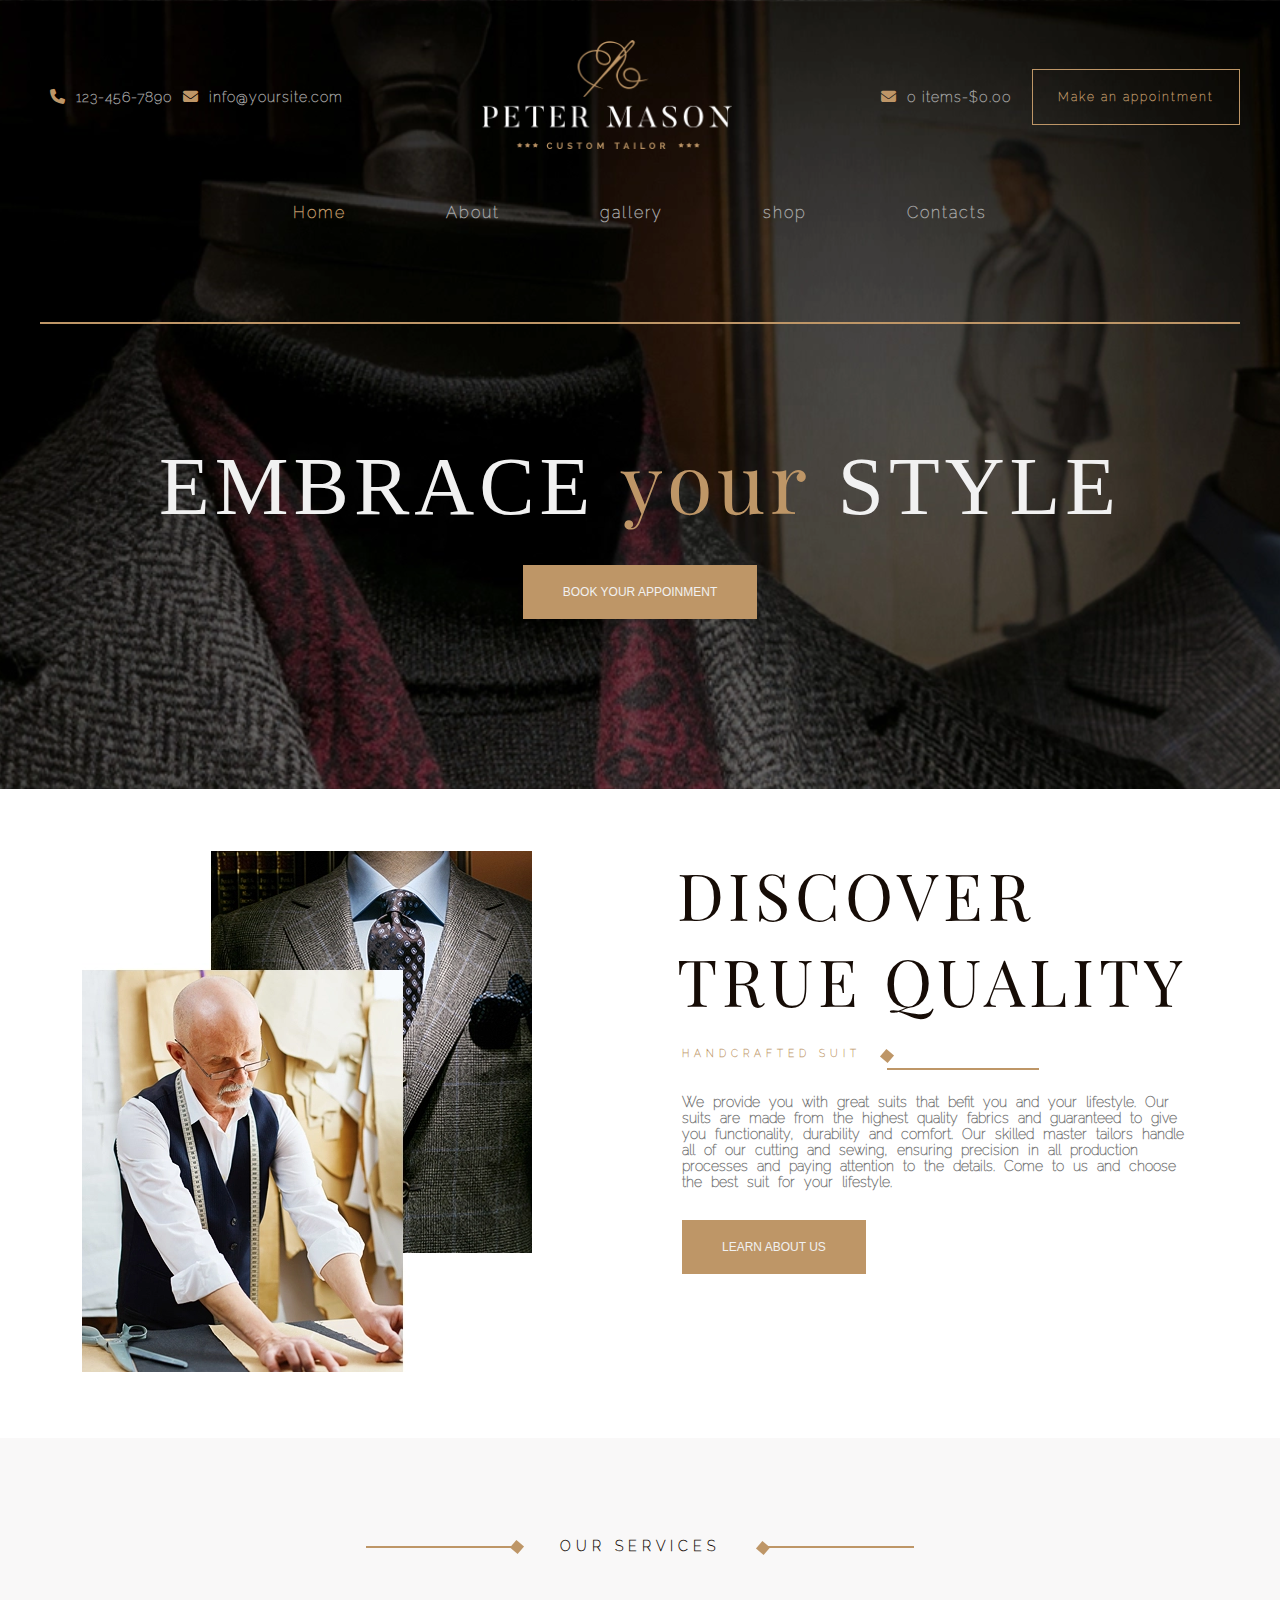
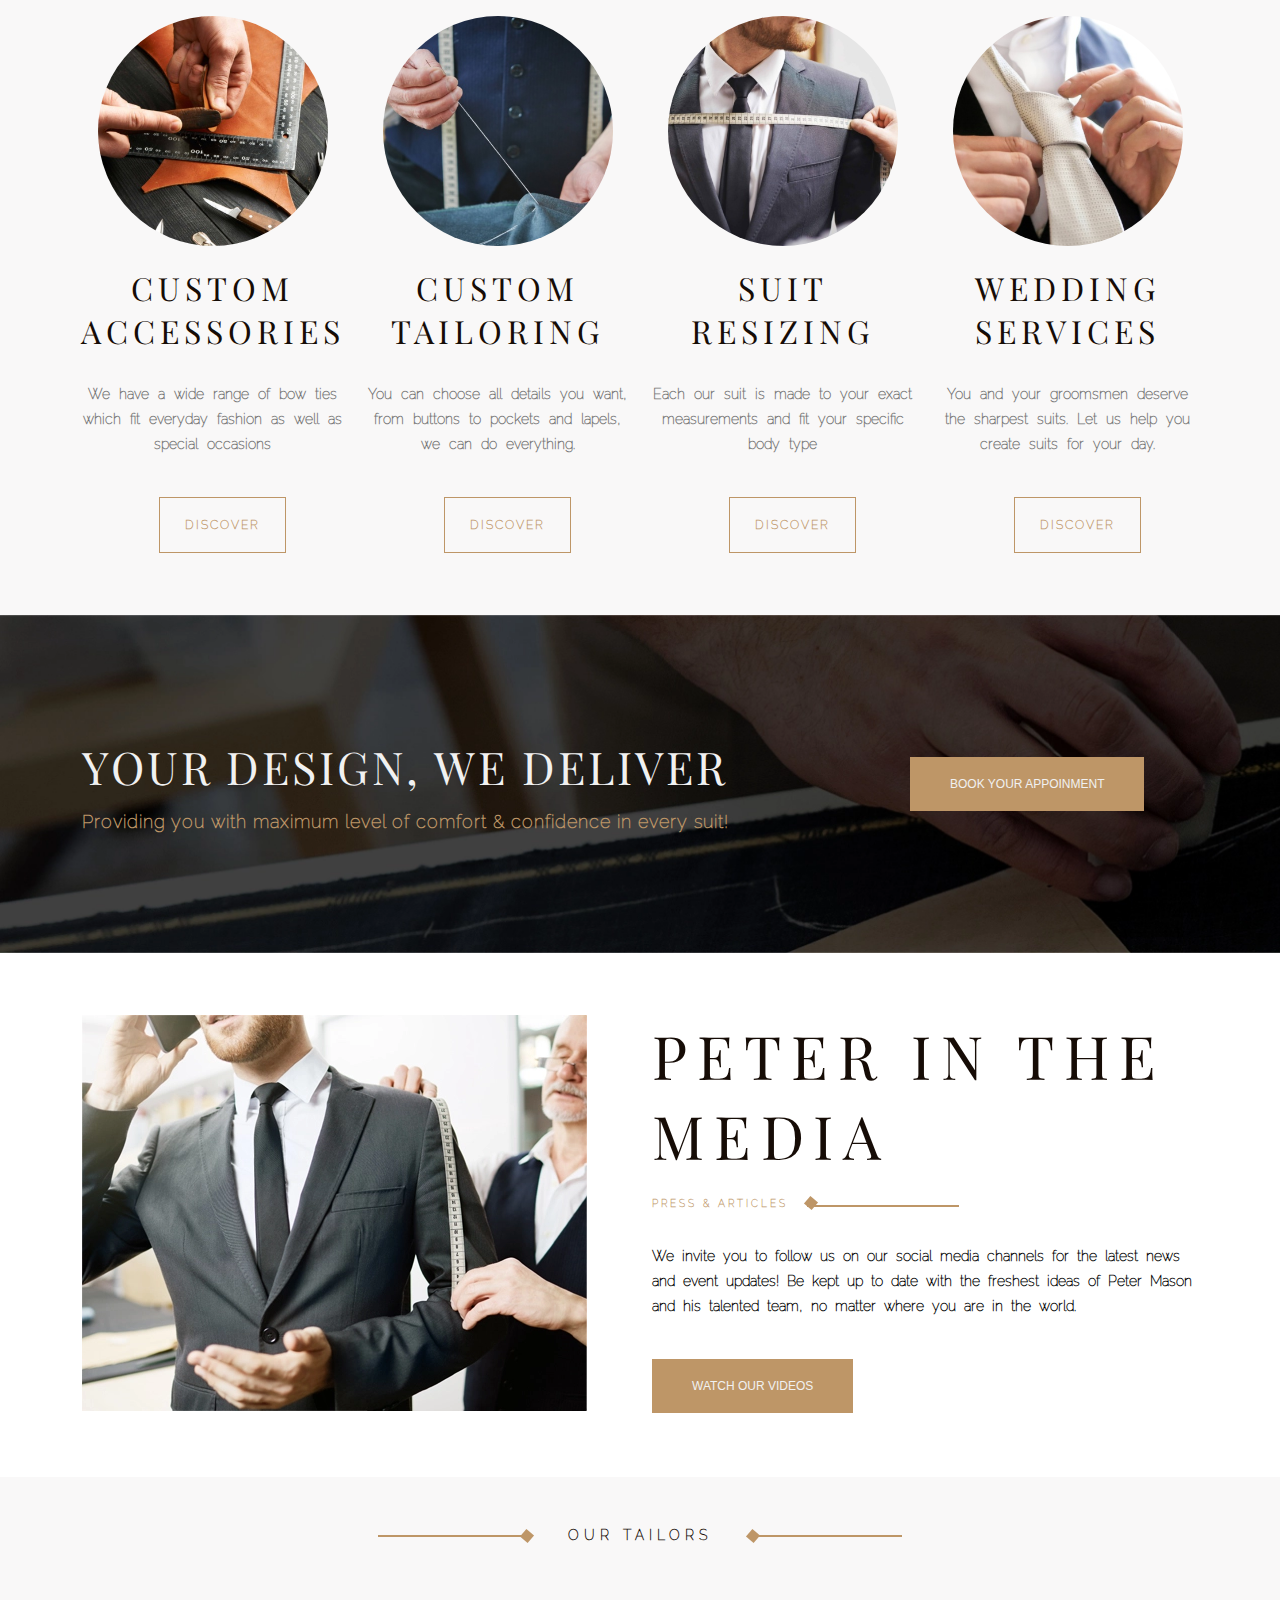
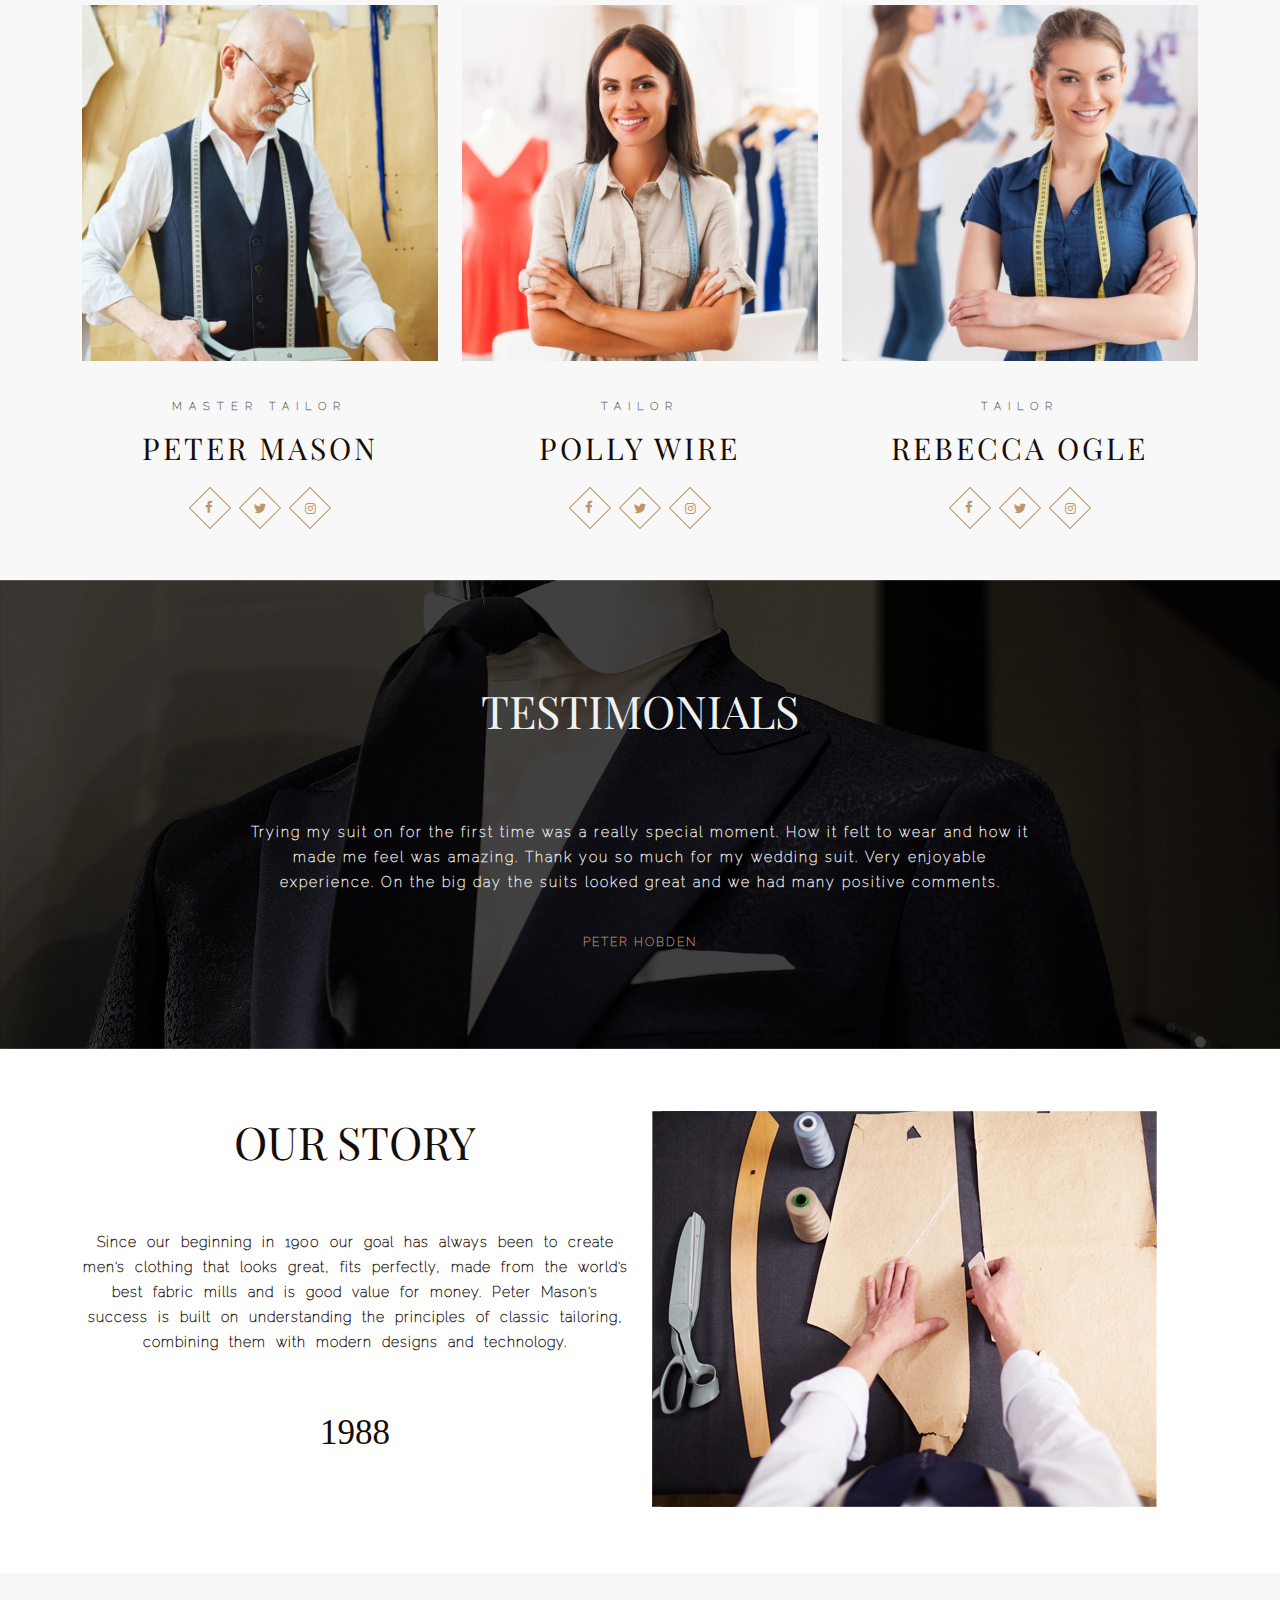
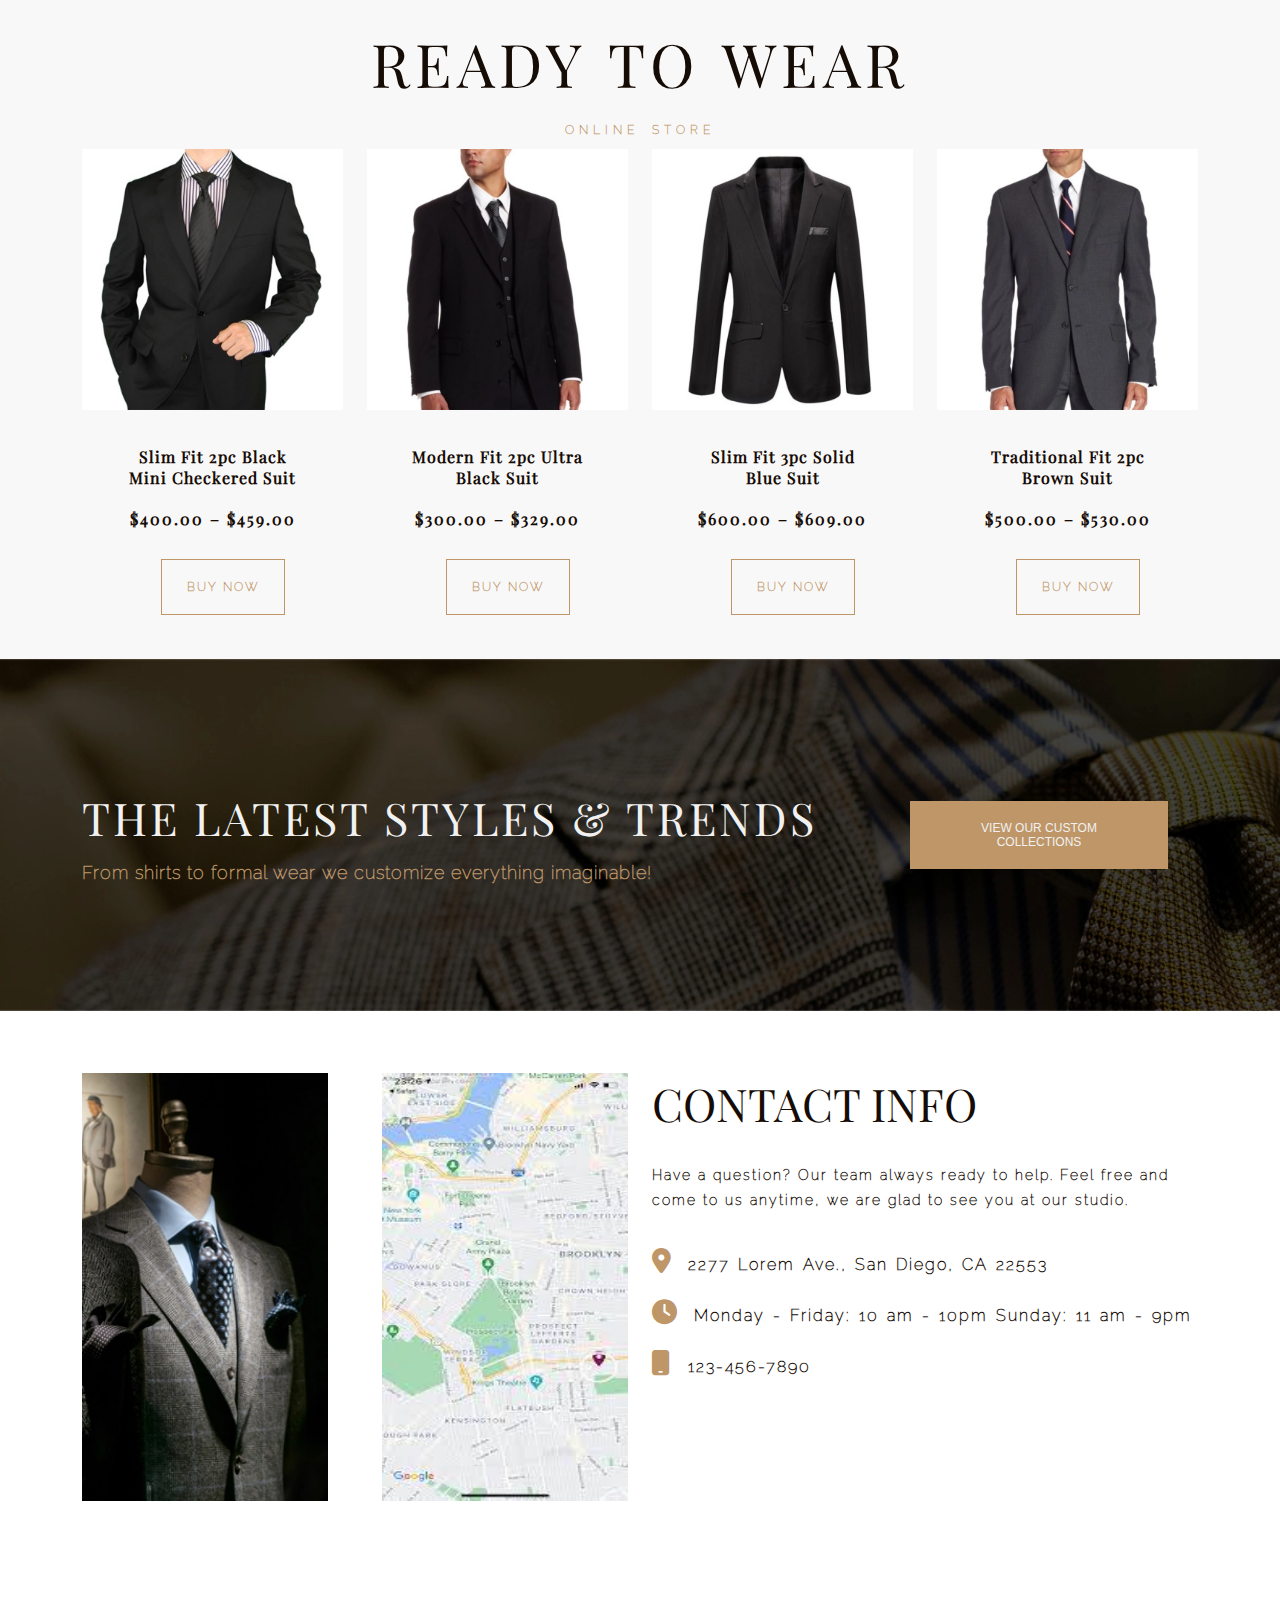
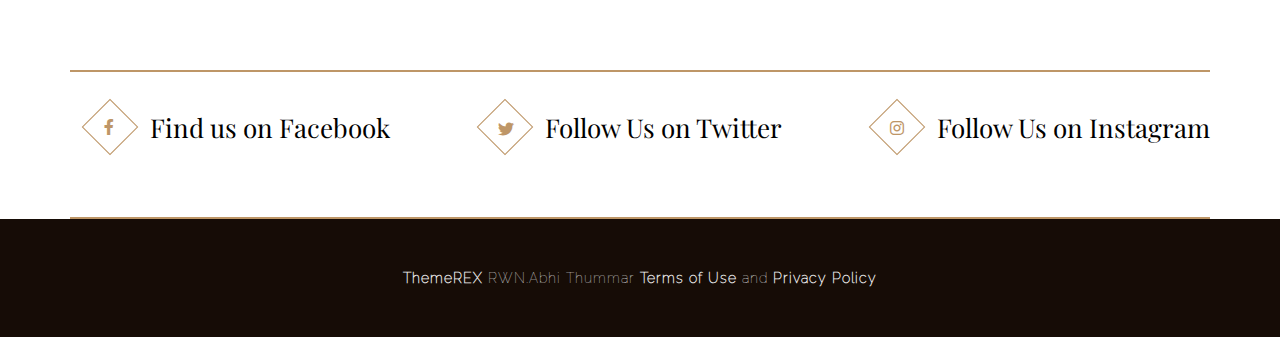
<file: index.html>
<!DOCTYPE html>
<html lang="en">

<head>
    <meta charset="UTF-8">
    <meta http-equiv="X-UA-Compatible" content="IE=edge">
    <meta name="viewport" content="width=device-width, initial-scale=1.0">
    <title>sass</title>

    <link rel="stylesheet" href="assets/css/fonts.css">

    <link rel="stylesheet" href="assets/css/all.min.css">

    <link rel="stylesheet" href="assets/css/utiliti.css">

    <link rel="stylesheet" href="assets/css/style.css">
</head>

<body>

    <section>
        <div class="mane">
            <nav>
                <div class="row justify-conten-between">
                    <div class="box row justify-conten-between align-item-center">
                        <ul class="row">
                            <li>
                                <a href="#"><i class="fa-solid fa-phone"></i>123-456-7890</a>
                            </li>
                            <li>
                                <a href="#"><i class="fa-solid fa-envelope"></i>info@yoursite.com</a>
                            </li>
                        </ul>
                    </div>
                    <div class="box">
                        <div class="logo">
                            <img src="assets/img/retina-logo-1.webp" alt="">
                        </div>
                    </div>
                    <div class="box row justify-conten-between align-item-center">
                        <ul class="row  align-item-center">
                            <li>
                                <a href="#"><i class="fa-solid fa-envelope"></i>0 items-$0.00</a>
                            </li>
                            <li>
                                <a href="#"><button>Make an appointment</button></a>
                            </li>
                        </ul>

                    </div>
                </div>
            </nav>

            <header>
                <div class="container">
                    <div class="row justify-conten-center align-item-center">
                        <ul class="row">
                            <li>
                                <a href="index.html">Home</a>
                            </li>
                            <li>
                                <a href="about.html">About</a>
                            </li>
                            <li>
                                <a href="gallery.html">gallery</a>
                            </li>
                            <li>
                                <a href="shop.html">shop</a>
                            </li>
                            <li>
                                <a href="contacts.html">Contacts</a>
                            </li>
                        </ul>
                    </div>
                </div>
            </header>

           <div class="line"></div>

            <section>
                <div class="container">
                    <div class="row align-item-center">
                        <div class="head row justify-conten-center">
                            <h2>EMBRACE <span>your</span> STYLE</h2>
                            <button>BOOK YOUR APPOINMENT</button>
                        </div>
                    </div>
            </section>
        </div>
    </section>

    <section>
        <div class="container">
            <div class="discover row">
                <div class="w-50">
                    <img src="assets/img/2-layers.webp" alt="">
                </div>
                <div class="w-50">
                    <div class="text">
                        <h2>DISCOVER TRUE QUALITY</h2>
                        <h6>HANDCRAFTED SUIT</h6>
                        <p>We provide you with great suits that befit you and your lifestyle. Our suits are made from the
                            highest quality fabrics and guaranteed to give you functionality, durability and comfort. Our
                            skilled master tailors handle all of our cutting and sewing, ensuring precision in all
                            production processes and paying attention to the details. Come to us and choose the best suit
                            for your lifestyle.</p>
                        <button>LEARN ABOUT US</button>
                    </div>
                </div>
            </div>
        </div>
    </section>

    <section>
        <div class="services">
            <div class="container">
                <div class="title row justify-conten-center">
                    <div class="text">
                        <h6>OUR SERVICES</h6>
                    </div>
                </div>
                <div class="box row align-item-center">
                    <div class="w-25 row justify-conten-center">
                        <img src="assets/img/service-1-400x400.jpg" alt="">
                        <div class="box1  row justify-conten-center">
                            <a href="#">CUSTOM ACCESSORIES</a>
                            <p>We have a wide range of bow ties which fit everyday fashion as well as special occasions
                            </p>
                            <button>DISCOVER</button>
                        </div>
                    </div>
                    <div class="w-25 row justify-conten-center">
                        <img src="assets/img/service-4-400x400.jpg" alt="">
                        <div class="box1  row justify-conten-center">
                            <a href="#">CUSTOM TAILORING</a>
                            <p>You can choose all details you want, from buttons to pockets and lapels, we can do
                                everything.</p>
                            <button>DISCOVER</button>
                        </div>
                    </div>
                    <div class="w-25 row justify-conten-center">
                        <img src="assets/img/service-2-400x400.jpg" alt="">
                        <div class="box1  row justify-conten-center">
                            <a href="#">SUIT RESIZING</a>
                            <p>Each our suit is made to your exact measurements and fit your specific body type</p>
                            <button>DISCOVER</button>
                        </div>
                    </div>
                    <div class="w-25 row justify-conten-center">
                        <img src="assets/img/service-3-400x400.jpg" alt="">
                        <div class="box1  row justify-conten-center">
                            <a href="#">WEDDING SERVICES</a>
                            <p>You and your groomsmen deserve the sharpest suits. Let us help you create suits for your
                                day.</p>
                            <button>DISCOVER</button>
                        </div>
                    </div>
                </div>
            </div>
        </div>
    </section>

    <section>
        <div class="desing">
            <div class="container">
                <div class="row  align-item-center">
                    <div class="w-70">
                        <h2>YOUR DESIGN, WE DELIVER</h2>
                        <h6>Providing you with maximum level of comfort & confidence in every suit!</h6>
                    </div>
                    <div class="w-30 row ">
                        <button>BOOK YOUR APPOINMENT</button>
                    </div>
                </div>
            </div>
        </div>
    </section>

    <section>
        <div class="container">
            <div class="media row">
                <div class="w-50">
                    <img src="assets/img/background-15.webp" alt="">
                </div>
                <div class="w-50">
                    <div class="text">
                        <h2>PETER IN THE MEDIA</h2>
                        <h6>PRESS & ARTICLES</h6>
                        <p>We invite you to follow us on our social media channels for the latest news and event updates! Be
                            kept up to date with the freshest ideas of Peter Mason and his talented team, no matter where
                            you are in the world.</p>
                        <button>WATCH OUR VIDEOS</button>
                    </div>
                </div>
            </div>
        </div>
    </section>

    <section>
        <div class="tailors">
            <div class="container">
                <div class="title row justify-conten-center">
                    <div class="text">
                        <h6>OUR TAILORS</h6>
                    </div>
                </div> 
                <div class="box2 row">
                    <div class="w-33">
                        <img src="assets/img/team-1-400x400.webp" alt="">
                        <div class="box3 row justify-conten-center align-item-center">
                            <h6>MASTER TAILOR</h6>
                            <a href="#">PETER MASON</a>
                            <div class="box4 row">
                                <div class="icon"><i class="fa-brands fa-facebook-f"></i></div>
                                <div class="icon"><i class="fa-brands fa-twitter"></i></div>
                                <div class="icon"><i class="fa-brands fa-instagram"></i></div>
                            </div>
                        </div>
                    </div>
                    <div class="w-33">
                        <img src="assets/img/team-2-400x400.webp" alt="">
                        <div class="box3 row justify-conten-center align-item-center">
                            <h6> TAILOR </h6>
                            <a href="#">POLLY WIRE</a>
                            <div class="box4 row">
                                <div class="icon"><i class="fa-brands fa-facebook-f"></i></div>
                                <div class="icon"><i class="fa-brands fa-twitter"></i></div>
                                <div class="icon"><i class="fa-brands fa-instagram"></i></div>
                            </div>
                        </div>
                    </div>
                    <div class="w-33">
                        <img src="assets/img/team-3-400x400.webp" alt="">
                        <div class="box3 row justify-conten-center align-item-center">
                            <h6>TAILOR</h6>
                            <a href="#">REBECCA OGLE</a>
                            <div class="box4 row">
                                <div class="icon"><i class="fa-brands fa-facebook-f"></i></div>
                                <div class="icon"><i class="fa-brands fa-twitter"></i></div>
                                <div class="icon"><i class="fa-brands fa-instagram"></i></div>
                            </div>
                        </div>
                    </div>
                </div>        
            </div>
        </div>
    </section>

    <section>
        <div class="testimonials">
            <div class="container">
                    <h2>TESTIMONIALS</h2>
                    <P>Trying my suit on for the first time was a really special moment. How it felt to wear and how it made me feel was amazing. Thank you so much for my wedding suit. Very enjoyable experience. On the big day the suits looked great and we had many positive comments.</P>
                    <h4>PETER HOBDEN</h4>
            </div>
        </div>
    </section>

    <section>
        <div class="container">
            <div class="story row">
                <div class="w-50 row justify-conten-center">
                    <h2>OUR STORY</h2>
                    <p>Since our beginning in 1900 our goal has always been to create men’s clothing that looks great, fits perfectly, made from the world’s best fabric mills and is good value for money. Peter Mason’s success is built on understanding the principles of classic tailoring, combining them with modern designs and technology.</p>
                    <span>1988</span>
                </div>
                <div class="w-50">
                    <img src="assets/img/background-10.webp" alt="">
                </div>
            </div>
        </div>
    </section>

    <section>
        <div class="ready">
            <div class="container">
                <h2>READY TO WEAR</h2>
                <h6>ONLINE STORE</h6>
                <div class="box row">
                    <div class="w-25">
                        <img src="assets/img/product-1-351x351.webp" alt="">
                        <div class="box1">
                            <h3>Slim Fit 2pc Black Mini Checkered Suit</h3>
                            <span>$400.00 – $459.00</span>
                            <button>BUY NOW</button>
                        </div>
                    </div>
                    <div class="w-25">
                        <img src="assets/img/product-2-351x351.webp" alt="">
                        <div class="box1">
                            <h3>Modern Fit 2pc Ultra Black Suit</h3>
                            <span>$300.00 – $329.00</span>
                            <button>BUY NOW</button>
                        </div>
                    </div>
                    <div class="w-25">
                        <img src="assets/img/product-3-351x351.webp" alt="">
                        <div class="box1">
                            <h3>Slim Fit 3pc Solid Blue Suit</h3>
                            <span>$600.00 – $609.00</span>
                            <button>BUY NOW</button>
                        </div>
                    </div>
                    <div class="w-25">
                        <img src="assets/img/product-4-351x351.webp" alt="">
                        <div class="box1">
                            <h3>Traditional Fit 2pc Brown Suit</h3>
                            <span>$500.00 – $530.00</span>
                            <button>BUY NOW</button>
                        </div>
                    </div>
                </div>
            </div>
        </div> 
    </section>
    
    <section>
        <div class="latest">
            <div class="container">
                <div class="row  align-item-center">
                    <div class="w-70">
                        <h2>THE LATEST STYLES & TRENDS</h2>
                        <h6>From shirts to formal wear we customize everything imaginable!</h6>
                    </div>
                    <div class="w-30 row ">
                        <button>VIEW OUR CUSTOM COLLECTIONS</button>
                    </div>
                </div>
            </div>
        </div>
    </section>

    <section>
        <div class="container">
            <div class="contact row">
                <div class="w-50 row justify-conten-between">
                    <img src="assets/img/background-17.webp" alt="">
                    <img src="assets/img/images.jpg" alt="">
                </div>
                <div class="w-50">
                    <h5>CONTACT INFO</h5>
                    <p>Have a question? Our team always ready to help. Feel free and come to us anytime, we are glad to see you at our studio.</p>

                    <ul>   
                        <li>
                            <a href="#"><i class="fa-solid fa-location-dot"></i>2277 Lorem Ave., San Diego, CA 22553</a>
                        </li>
                        <li>
                            <a href="#"><i class="fa-solid fa-clock"></i>Monday - Friday: 10 am - 10pm
                                    Sunday: 11 am - 9pm</a>
                        </li>
                        <li>
                            <a href="#"><i class="fa-solid fa-mobile"></i>123-456-7890</a>
                        </li>
                    </ul>
                </div>
            </div>
        </div>
    </section>

    <footer>
        <div class="container">
            <div class="line"></div>
            <div class="box row justify-conten-between">
                <div class="a row justify-conten-center align-item-center">
                    <div class="icon"><i class="fa-brands fa-facebook-f"></i></div>
                    <h4>Find us on Facebook</h4>
                </div>
                <div class="a row justify-conten-center align-item-center">
                    <div class="icon"><i class="fa-brands fa-twitter"></i></div>
                    <h4>Follow Us on Twitter</h4>  
                </div>
                <div class="a row justify-conten-center align-item-center">            
                <div class="icon"><i class="fa-brands fa-instagram"></i></div>
                <h4>Follow Us on Instagram</h4>
                </div>
            </div>
            <div class="line"></div>
        </div>
    </footer>

    <div class="footer">
        <a href="#">
            ThemeREX <span>RWN.Abhi Thummar</span> Terms of Use <span> and</span> Privacy Policy</a>
    </div>

</body>

</html>
</file>
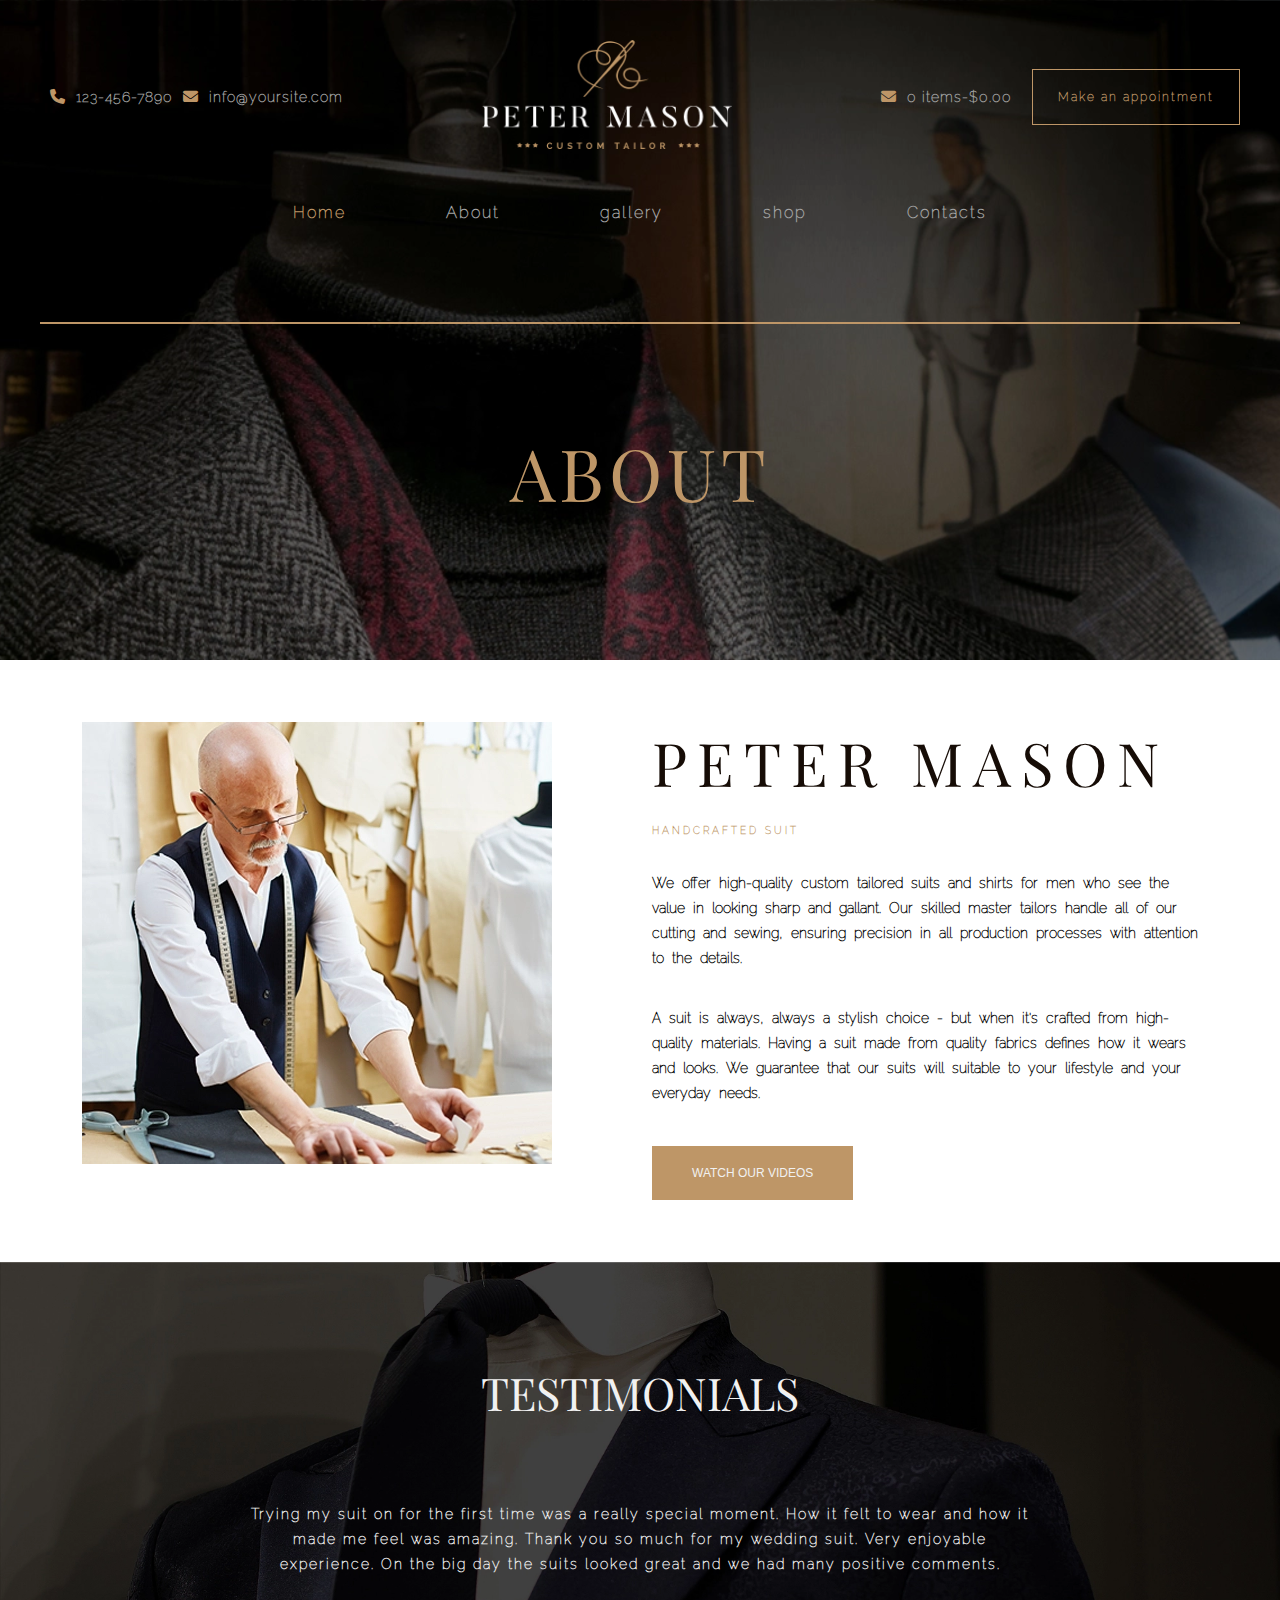
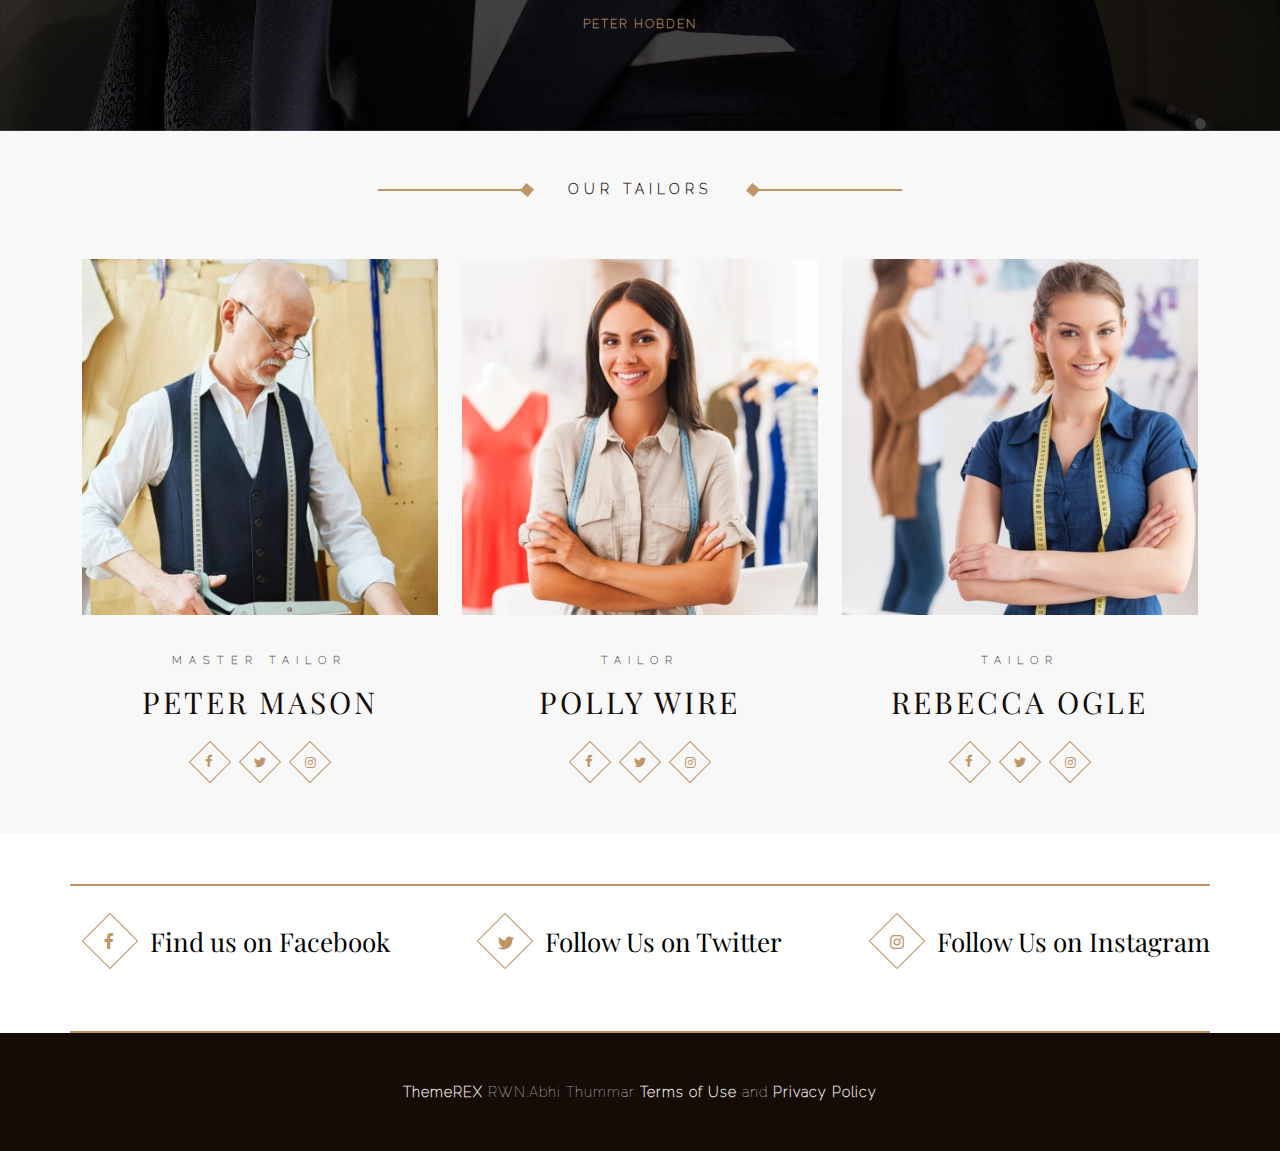
<file: about.html>
<!DOCTYPE html>
<html lang="en">
<head>
    <meta charset="UTF-8">
    <meta http-equiv="X-UA-Compatible" content="IE=edge">
    <meta name="viewport" content="width=device-width, initial-scale=1.0">
    <title>about</title>

    <link rel="stylesheet" href="assets/css/fonts.css">

    <link rel="stylesheet" href="assets/css/all.min.css">

    <link rel="stylesheet" href="assets/css/utiliti.css">

    <link rel="stylesheet" href="assets/css/style.css">
</head>
<body>

     <section>
        <div class="mane">
            <nav>
                <div class="row justify-conten-between">
                    <div class="box row justify-conten-between align-item-center">
                        <ul class="row">
                            <li>
                                <a href="#"><i class="fa-solid fa-phone"></i>123-456-7890</a>
                            </li>
                            <li>
                                <a href="#"><i class="fa-solid fa-envelope"></i>info@yoursite.com</a>
                            </li>
                        </ul>
                    </div>
                    <div class="box">
                        <div class="logo">
                            <img src="assets/img/retina-logo-1.webp" alt="">
                        </div>
                    </div>
                    <div class="box row justify-conten-between align-item-center">
                        <ul class="row  align-item-center">
                            <li>
                                <a href="#"><i class="fa-solid fa-envelope"></i>0 items-$0.00</a>
                            </li>
                            <li>
                                <a href="#"><button>Make an appointment</button></a>
                            </li>
                        </ul>

                    </div>
                </div>
            </nav>

            <header>
                <div class="container">
                    <div class="row justify-conten-center align-item-center">
                        <ul class="row">
                            <li>
                                <a href="index.html">Home</a>
                            </li>
                            <li>
                                <a href="about.html">About</a>
                            </li>
                            <li>
                                <a href="gallery.html">gallery</a>
                            </li>
                            <li>
                                <a href="shop.html">shop</a>
                            </li>
                            <li>
                                <a href="contacts.html">Contacts</a>
                            </li>
                        </ul>
                    </div>
                </div>
            </header>

           <div class="line"></div>

            <section>
                <div class="container">
                    <div class="about row justify-conten-center align-item-center">
                       <h2>ABOUT</h2>
                    </div>
            </section>
        </div>
    </section>

    <section>
        <div class="container">
            <div class="peter row">
                <div class="w-50">
                    <img src="assets/img/black-white-5.webp" alt="">
                </div>
                <div class="w-50">
                    <div class="text">
                        <h2>PETER MASON</h2>
                        <h6>HANDCRAFTED SUIT</h6>
                        <p>We offer high-quality custom tailored suits and shirts for men who see the value in looking sharp and gallant. Our skilled master tailors handle all of our cutting and sewing, ensuring precision in all production processes with attention to the details.</p>
                        <p>A suit is always, always a stylish choice - but when it's crafted from high-quality materials. Having a suit made from quality fabrics defines how it wears and looks. We guarantee that our suits will suitable to your lifestyle and your everyday needs.</p>
                        <button>WATCH OUR VIDEOS</button>
                    </div>
                </div>
            </div>
        </div>
    </section>

    <section>
        <div class="testimonials">
            <div class="container">
                    <h2>TESTIMONIALS</h2>
                    <P>Trying my suit on for the first time was a really special moment. How it felt to wear and how it made me feel was amazing. Thank you so much for my wedding suit. Very enjoyable experience. On the big day the suits looked great and we had many positive comments.</P>
                    <h4>PETER HOBDEN</h4>
            </div>
        </div>
    </section>
    <section>
        <div class="tailors">
            <div class="container"> 
                <div class="title row justify-conten-center">
                    <div class="text">
                        <h6>OUR TAILORS</h6>
                    </div>
                </div>
                <div class="box2 row">
                    <div class="w-33">
                        <img src="assets/img/team-1-400x400.webp" alt="">
                        <div class="box3 row justify-conten-center align-item-center">
                            <h6>MASTER TAILOR</h6>
                            <a href="#">PETER MASON</a>
                            <div class="box4 row">
                                <div class="icon"><i class="fa-brands fa-facebook-f"></i></div>
                                <div class="icon"><i class="fa-brands fa-twitter"></i></div>
                                <div class="icon"><i class="fa-brands fa-instagram"></i></div>
                            </div>
                        </div>
                    </div>
                    <div class="w-33">
                        <img src="assets/img/team-2-400x400.webp" alt="">
                        <div class="box3 row justify-conten-center align-item-center">
                            <h6> TAILOR </h6>
                            <a href="#">POLLY WIRE</a>
                            <div class="box4 row">
                                <div class="icon"><i class="fa-brands fa-facebook-f"></i></div>
                                <div class="icon"><i class="fa-brands fa-twitter"></i></div>
                                <div class="icon"><i class="fa-brands fa-instagram"></i></div>
                            </div>
                        </div>
                    </div>
                    <div class="w-33">
                        <img src="assets/img/team-3-400x400.webp" alt="">
                        <div class="box3 row justify-conten-center align-item-center">
                            <h6>TAILOR</h6>
                            <a href="#">REBECCA OGLE</a>
                            <div class="box4 row">
                                <div class="icon"><i class="fa-brands fa-facebook-f"></i></div>
                                <div class="icon"><i class="fa-brands fa-twitter"></i></div>
                                <div class="icon"><i class="fa-brands fa-instagram"></i></div>
                            </div>
                        </div>
                    </div>
                </div>        
            </div>
        </div>
    </section>
    
    <footer>
        <div class="container">
            <div class="line"></div>
            <div class="box row justify-conten-between">
                <div class="a row justify-conten-center align-item-center">
                    <div class="icon"><i class="fa-brands fa-facebook-f"></i></div>
                    <h4>Find us on Facebook</h4>
                </div>
                <div class="a row justify-conten-center align-item-center">
                    <div class="icon"><i class="fa-brands fa-twitter"></i></div>
                    <h4>Follow Us on Twitter</h4>  
                </div>
                <div class="a row justify-conten-center align-item-center">            
                <div class="icon"><i class="fa-brands fa-instagram"></i></div>
                <h4>Follow Us on Instagram</h4>
                </div>
            </div>
            <div class="line"></div>
        </div>
    </footer>

    <div class="footer">
        <a href="#">
            ThemeREX <span>RWN.Abhi Thummar</span> Terms of Use <span> and</span> Privacy Policy</a>
    </div>

</body>
</html>
</file>
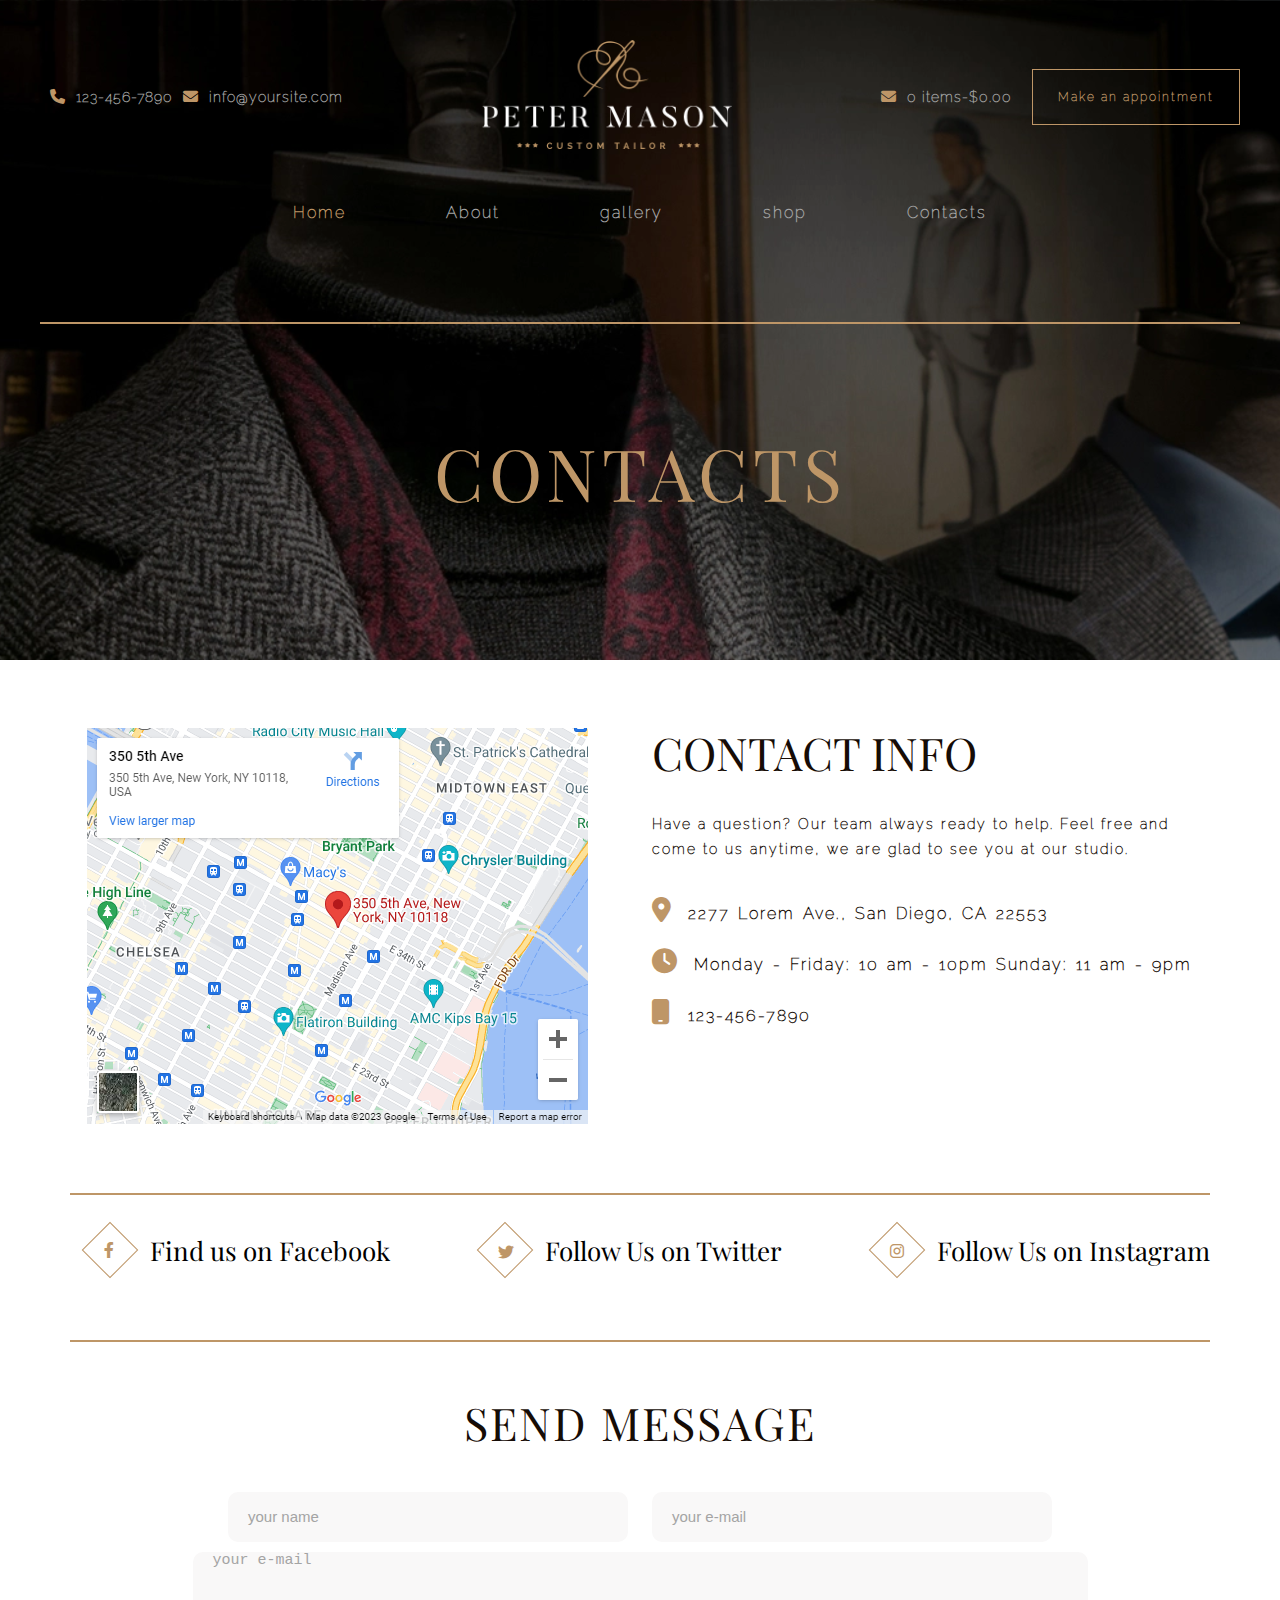
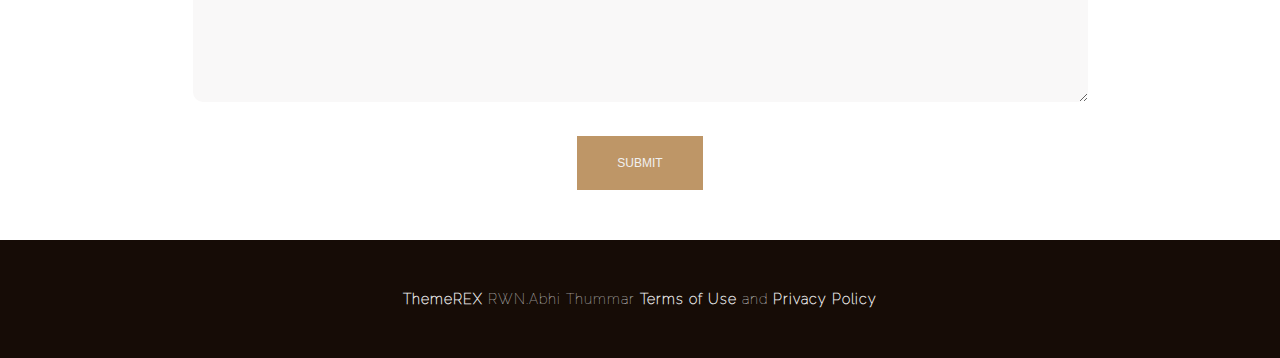
<file: contacts.html>
<!DOCTYPE html>
<html lang="en">
<head>
    <meta charset="UTF-8">
    <meta http-equiv="X-UA-Compatible" content="IE=edge">
    <meta name="viewport" content="width=device-width, initial-scale=1.0">
    <title>Contacts</title>

    
    <link rel="stylesheet" href="assets/css/fonts.css">

    <link rel="stylesheet" href="assets/css/all.min.css">

    <link rel="stylesheet" href="assets/css/utiliti.css">

    <link rel="stylesheet" href="assets/css/style.css">
</head>
<body>

    <section>
        <div class="mane">
            <nav>
                <div class="row justify-conten-between">
                    <div class="box row justify-conten-between align-item-center">
                        <ul class="row">
                            <li>
                                <a href="#"><i class="fa-solid fa-phone"></i>123-456-7890</a>
                            </li>
                            <li>
                                <a href="#"><i class="fa-solid fa-envelope"></i>info@yoursite.com</a>
                            </li>
                        </ul>
                    </div>
                    <div class="box">
                        <div class="logo">
                            <img src="assets/img/retina-logo-1.webp" alt="">
                        </div>
                    </div>
                    <div class="box row justify-conten-between align-item-center">
                        <ul class="row  align-item-center">
                            <li>
                                <a href="#"><i class="fa-solid fa-envelope"></i>0 items-$0.00</a>
                            </li>
                            <li>
                                <a href="#"><button>Make an appointment</button></a>
                            </li>
                        </ul>

                    </div>
                </div>
            </nav>

            <header>
                <div class="container">
                    <div class="row justify-conten-center align-item-center">
                        <ul class="row">
                            <li>
                                <a href="index.html">Home</a>
                            </li>
                            <li>
                                <a href="about.html">About</a>
                            </li>
                            <li>
                                <a href="gallery.html">gallery</a>
                            </li>
                            <li>
                                <a href="shop.html">shop</a>
                            </li>
                            <li>
                                <a href="contacts.html">Contacts</a>
                            </li>
                        </ul>
                    </div>
                </div>
            </header>

           <div class="line"></div>

            <section>
                <div class="container">
                    <div class="about row justify-conten-center align-item-center">
                       <h2>CONTACTS</h2>
                    </div>
            </section>
        </div>
    </section>

    <section>
        <div class="container">
            <div class="contacts row">
                <div class="w-50 row justify-conten-between">
                    <img src="assets/img/Capture.PNG" alt="">
                </div>
                <div class="w-50">
                    <h5>CONTACT INFO</h5>
                    <p>Have a question? Our team always ready to help. Feel free and come to us anytime, we are glad to see you at our studio.</p>

                    <ul>   
                        <li>
                            <a href="#"><i class="fa-solid fa-location-dot"></i>2277 Lorem Ave., San Diego, CA 22553</a>
                        </li>
                        <li>
                            <a href="#"><i class="fa-solid fa-clock"></i>Monday - Friday: 10 am - 10pm
                                    Sunday: 11 am - 9pm</a>
                        </li>
                        <li>
                            <a href="#"><i class="fa-solid fa-mobile"></i>123-456-7890</a>
                        </li>
                    </ul>
                </div>
            </div>
        </div>
    </section>
    
    <footer>
        <div class="container">
            <div class="line"></div>
            <div class="box row justify-conten-between">
                <div class="a row justify-conten-center align-item-center">
                    <div class="icon"><i class="fa-brands fa-facebook-f"></i></div>
                    <h4>Find us on Facebook</h4>
                </div>
                <div class="a row justify-conten-center align-item-center">
                    <div class="icon"><i class="fa-brands fa-twitter"></i></div>
                    <h4>Follow Us on Twitter</h4>  
                </div>
                <div class="a row justify-conten-center align-item-center">            
                <div class="icon"><i class="fa-brands fa-instagram"></i></div>
                <h4>Follow Us on Instagram</h4>
                </div>
            </div>
            <div class="line"></div>
        </div>
    </footer>

    <section>
        <div class="container">
            <div class="message row justify-conten-center">
                <h2>SEND MESSAGE</h2>

                <div class="box row">
                    <form>
                        <input type="text" placeholder="your name">
                        <input type="text" placeholder="your e-mail">
                        <textarea cols="110" rows="10" placeholder="your e-mail"></textarea>
                    </form>
                    
                </div>

                <button>SUBMIT</button>
            </div>
        </div>
    </section>

    <div class="footer">
        <a href="#">
            ThemeREX <span>RWN.Abhi Thummar</span> Terms of Use <span> and</span> Privacy Policy</a>
    </div>

</body>
</html>
</file>
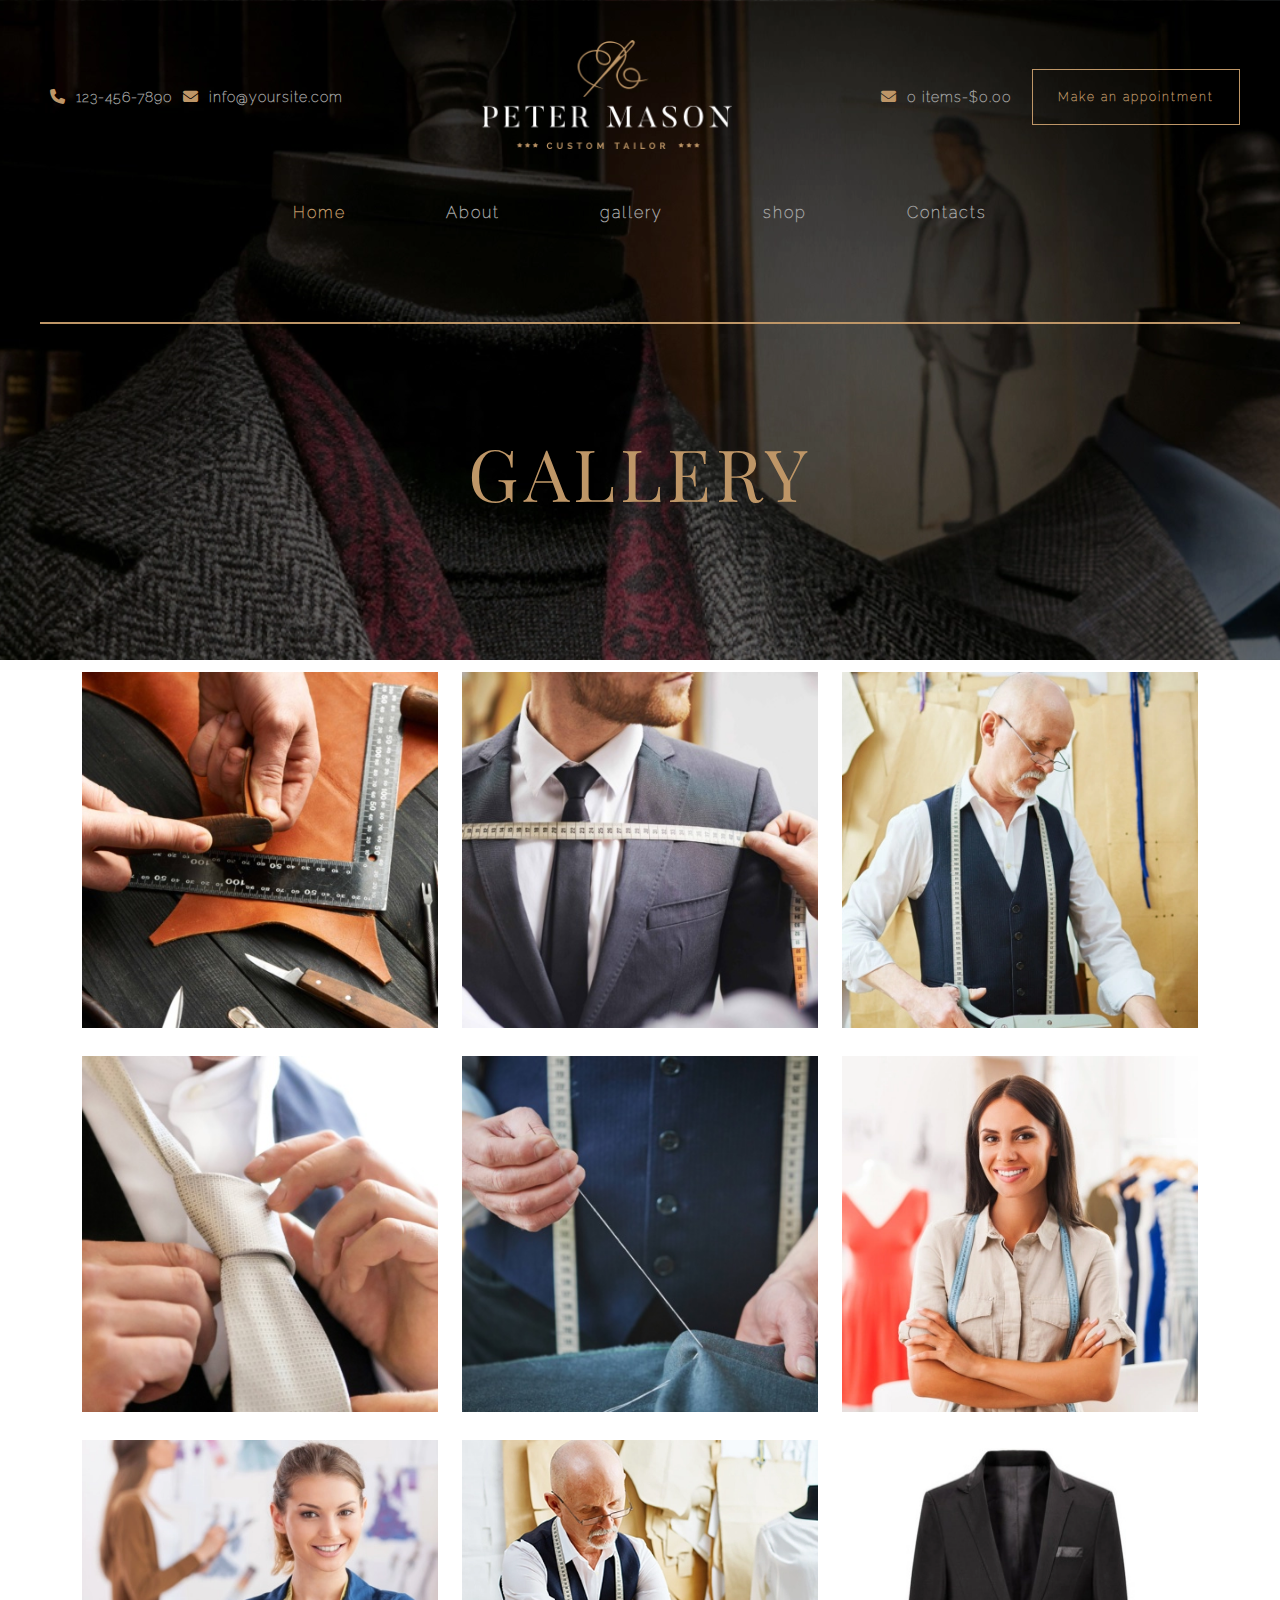
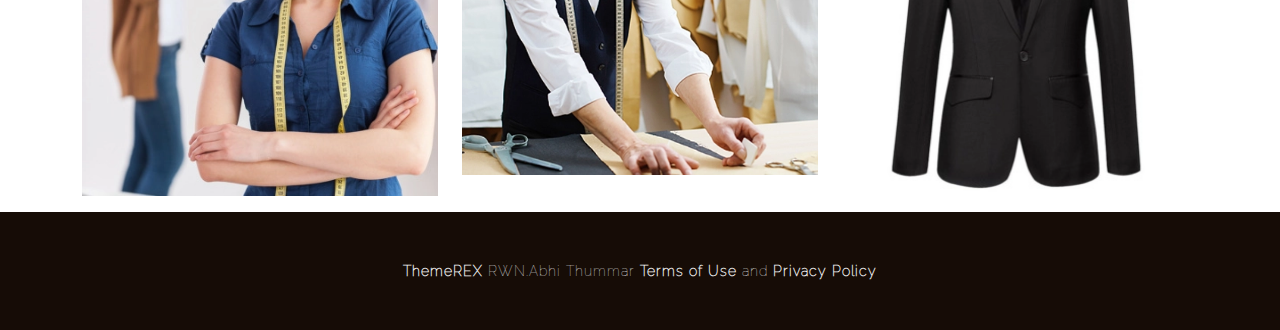
<file: gallery.html>
<!DOCTYPE html>
<html lang="en">
<head>
    <meta charset="UTF-8">
    <meta http-equiv="X-UA-Compatible" content="IE=edge">
    <meta name="viewport" content="width=device-width, initial-scale=1.0">
    <title>Gallery</title>

    
    <link rel="stylesheet" href="assets/css/fonts.css">

    <link rel="stylesheet" href="assets/css/all.min.css">

    <link rel="stylesheet" href="assets/css/utiliti.css">

    <link rel="stylesheet" href="assets/css/style.css">
</head>
<body>

    <section>
        <div class="mane">
            <nav>
                <div class="row justify-conten-between">
                    <div class="box row justify-conten-between align-item-center">
                        <ul class="row">
                            <li>
                                <a href="#"><i class="fa-solid fa-phone"></i>123-456-7890</a>
                            </li>
                            <li>
                                <a href="#"><i class="fa-solid fa-envelope"></i>info@yoursite.com</a>
                            </li>
                        </ul>
                    </div>
                    <div class="box">
                        <div class="logo">
                            <img src="assets/img/retina-logo-1.webp" alt="">
                        </div>
                    </div>
                    <div class="box row justify-conten-between align-item-center">
                        <ul class="row  align-item-center">
                            <li>
                                <a href="#"><i class="fa-solid fa-envelope"></i>0 items-$0.00</a>
                            </li>
                            <li>
                                <a href="#"><button>Make an appointment</button></a>
                            </li>
                        </ul>

                    </div>
                </div>
            </nav>

            <header>
                <div class="container">
                    <div class="row justify-conten-center align-item-center">
                        <ul class="row">
                            <li>
                                <a href="index.html">Home</a>
                            </li>
                            <li>
                                <a href="about.html">About</a>
                            </li>
                            <li>
                                <a href="gallery.html">gallery</a>
                            </li>
                            <li>
                                <a href="shop.html">shop</a>
                            </li>
                            <li>
                                <a href="contacts.html">Contacts</a>
                            </li>
                        </ul>
                    </div>
                </div>
            </header>

           <div class="line"></div>

            <section>
                <div class="container">
                    <div class="about row justify-conten-center align-item-center">
                       <h2>GALLERY</h2>
                    </div>
            </section>
        </div>
    </section>

    <section>
        <div class="container">
            <div class="gallery row">
                <div class="w-33">
                    <img src="assets/img/service-1-400x400.jpg" alt="">
                </div>
                <div class="w-33">
                    <img src="assets/img/service-2-400x400.jpg" alt="">
                </div>
                <div class="w-33">
                    <img src="assets/img/team-1-400x400.webp" alt="">
                </div>
                <div class="w-33">
                    <img src="assets/img/service-3-400x400.jpg" alt="">
                </div>
                <div class="w-33">
                    <img src="assets/img/service-4-400x400.jpg" alt="">
                </div>
                <div class="w-33">
                    <img src="assets/img/team-2-400x400.webp" alt="">
                </div>
                <div class="w-33">
                    <img src="assets/img/team-3-400x400.webp" alt="">
                </div>
                <div class="w-33">
                    <img src="assets/img/black-white-5.webp" alt="">
                </div>
                <div class="w-33">
                    <img src="assets/img/product-3-351x351.webp" alt="">
                </div>

            </div>
        </div>
    </section>

    <div class="footer">
        <a href="#">
            ThemeREX <span>RWN.Abhi Thummar</span> Terms of Use <span> and</span> Privacy Policy</a>
    </div>

</body>
</html>
</file>
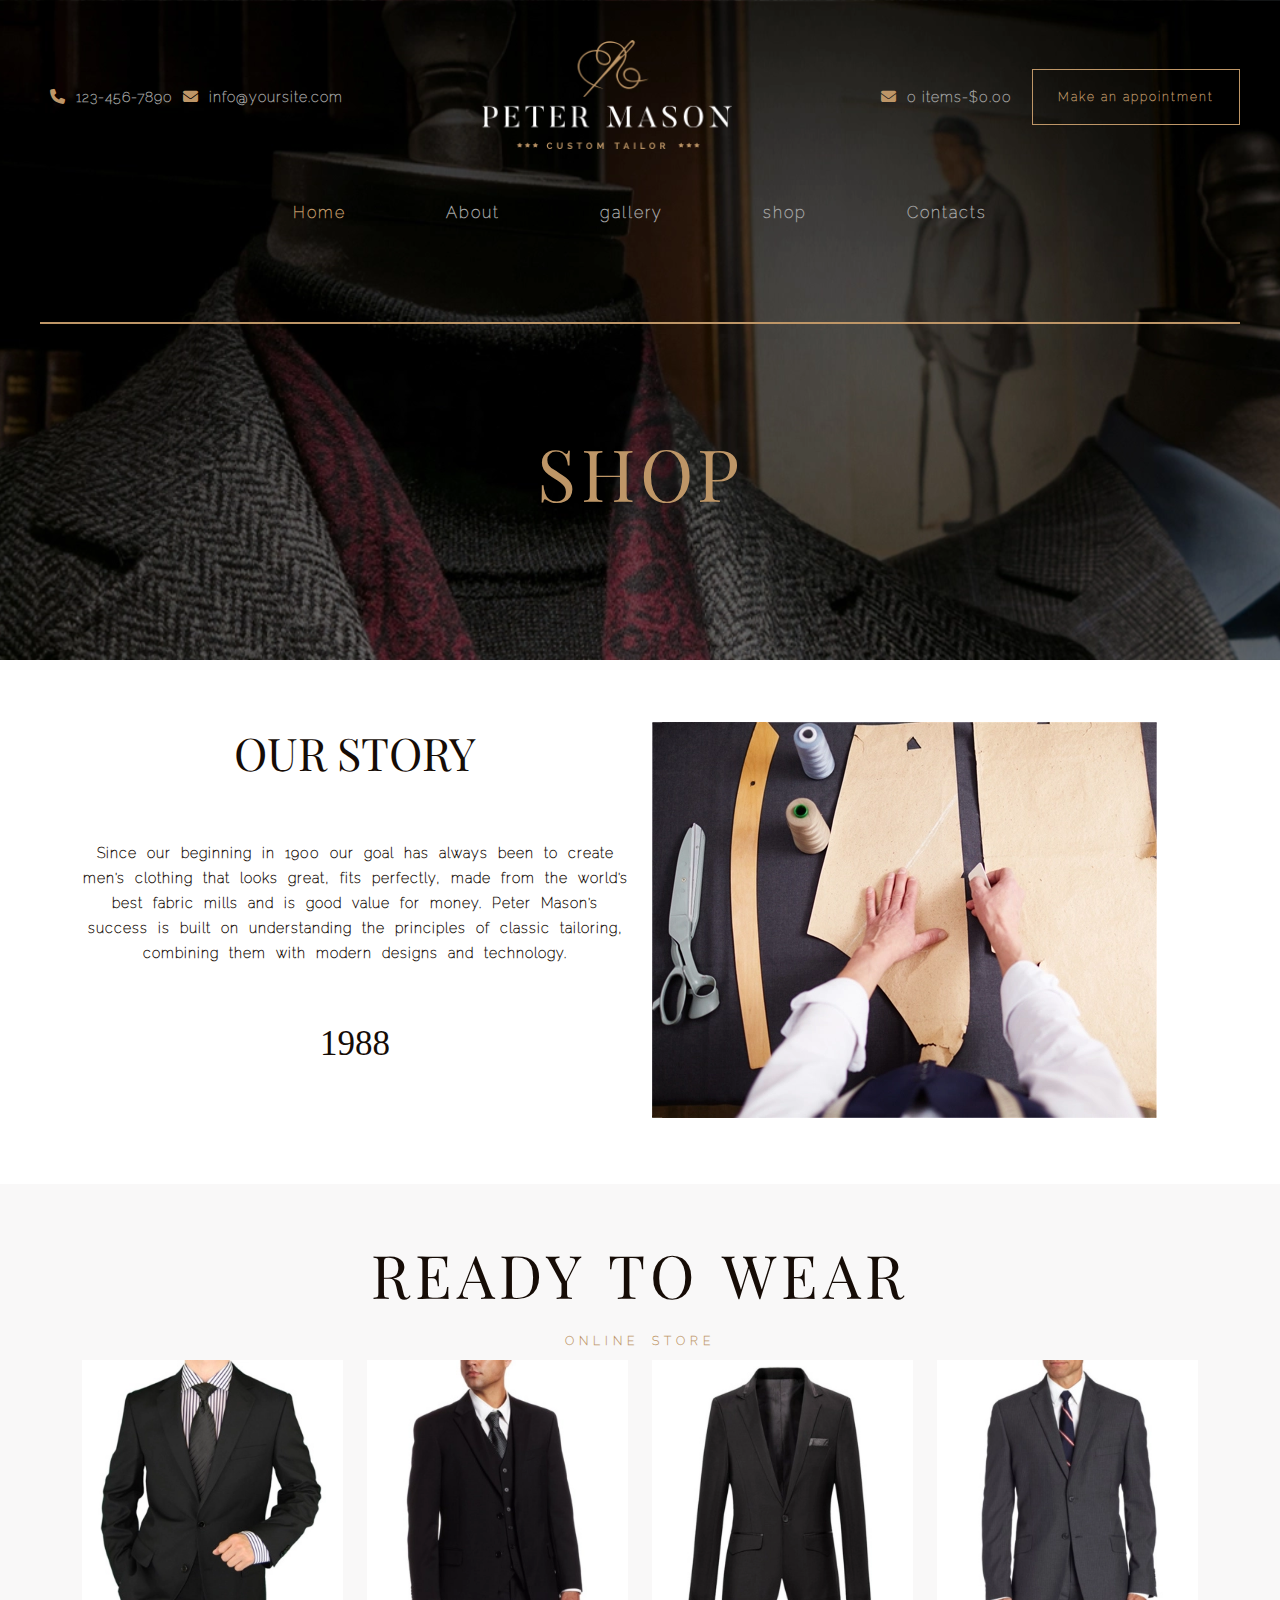
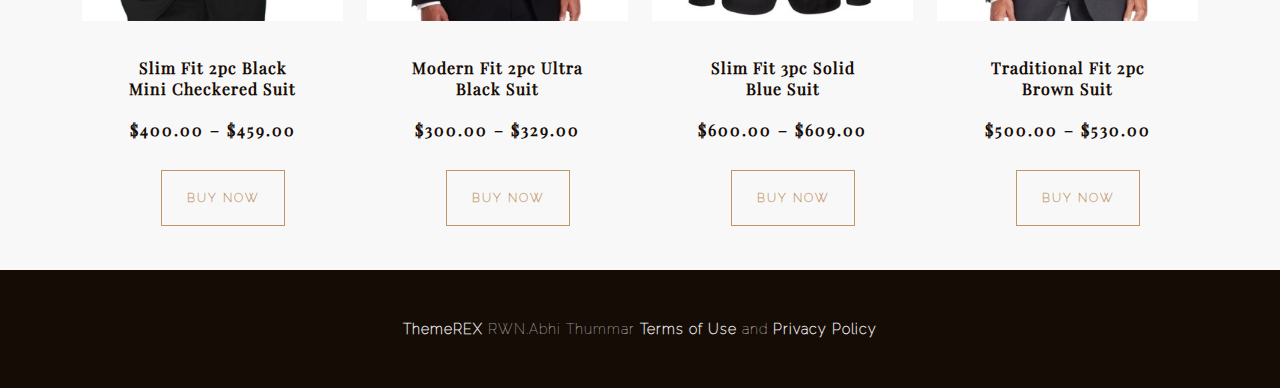
<file: shop.html>
<!DOCTYPE html>
<html lang="en">
<head>
    <meta charset="UTF-8">
    <meta http-equiv="X-UA-Compatible" content="IE=edge">
    <meta name="viewport" content="width=device-width, initial-scale=1.0">
    <title>Contacts</title>

    
    <link rel="stylesheet" href="assets/css/fonts.css">

    <link rel="stylesheet" href="assets/css/all.min.css">

    <link rel="stylesheet" href="assets/css/utiliti.css">

    <link rel="stylesheet" href="assets/css/style.css">


</head>
<body>

    <section>
        <div class="mane">
            <nav>
                <div class="row justify-conten-between">
                    <div class="box row justify-conten-between align-item-center">
                        <ul class="row">
                            <li>
                                <a href="#"><i class="fa-solid fa-phone"></i>123-456-7890</a>
                            </li>
                            <li>
                                <a href="#"><i class="fa-solid fa-envelope"></i>info@yoursite.com</a>
                            </li>
                        </ul>
                    </div>
                    <div class="box">
                        <div class="logo">
                            <img src="assets/img/retina-logo-1.webp" alt="">
                        </div>
                    </div>
                    <div class="box row justify-conten-between align-item-center">
                        <ul class="row  align-item-center">
                            <li>
                                <a href="#"><i class="fa-solid fa-envelope"></i>0 items-$0.00</a>
                            </li>
                            <li>
                                <a href="#"><button>Make an appointment</button></a>
                            </li>
                        </ul>

                    </div>
                </div>
            </nav>

            <header>
                <div class="container">
                    <div class="row justify-conten-center align-item-center">
                        <ul class="row">
                            <li>
                                <a href="index.html">Home</a>
                            </li>
                            <li>
                                <a href="about.html">About</a>
                            </li>
                            <li>
                                <a href="gallery.html">gallery</a>
                            </li>
                            <li>
                                <a href="shop.html">shop</a>
                            </li>
                            <li>
                                <a href="contacts.html">Contacts</a>
                            </li>
                        </ul>
                    </div>
                </div>
            </header>

           <div class="line"></div>

            <section>
                <div class="container">
                    <div class="about row justify-conten-center align-item-center">
                       <h2>SHOP</h2>
                    </div>
            </section>
        </div>
    </section>

    
    <section>
        <div class="container">
            <div class="story row">
                <div class="w-50 row justify-conten-center">
                    <h2>OUR STORY</h2>
                    <p>Since our beginning in 1900 our goal has always been to create men’s clothing that looks great, fits perfectly, made from the world’s best fabric mills and is good value for money. Peter Mason’s success is built on understanding the principles of classic tailoring, combining them with modern designs and technology.</p>
                    <span>1988</span>
                </div>
                <div class="w-50">
                    <img src="assets/img/background-10.webp" alt="">
                </div>
            </div>
        </div>
    </section>

    <section>
        <div class="ready">
            <div class="container">
                <h2>READY TO WEAR</h2>
                <h6>ONLINE STORE</h6>
                <div class="box row">
                    <div class="w-25">
                        <img src="assets/img/product-1-351x351.webp" alt="">
                        <div class="box1">
                            <h3>Slim Fit 2pc Black Mini Checkered Suit</h3>
                            <span>$400.00 – $459.00</span>
                            <button>BUY NOW</button>
                        </div>
                    </div>
                    <div class="w-25">
                        <img src="assets/img/product-2-351x351.webp" alt="">
                        <div class="box1">
                            <h3>Modern Fit 2pc Ultra Black Suit</h3>
                            <span>$300.00 – $329.00</span>
                            <button>BUY NOW</button>
                        </div>
                    </div>
                    <div class="w-25">
                        <img src="assets/img/product-3-351x351.webp" alt="">
                        <div class="box1">
                            <h3>Slim Fit 3pc Solid Blue Suit</h3>
                            <span>$600.00 – $609.00</span>
                            <button>BUY NOW</button>
                        </div>
                    </div>
                    <div class="w-25">
                        <img src="assets/img/product-4-351x351.webp" alt="">
                        <div class="box1">
                            <h3>Traditional Fit 2pc Brown Suit</h3>
                            <span>$500.00 – $530.00</span>
                            <button>BUY NOW</button>
                        </div>
                    </div>
                </div>
            </div>
        </div> 
    </section>

    <div class="footer">
        <a href="#">
            ThemeREX <span>RWN.Abhi Thummar</span> Terms of Use <span> and</span> Privacy Policy</a>
    </div>

</body>
</html>
</file>
<file: assets/css/fonts.css>
@font-face {
    font-family: 'Raleway';
    src: url('../fonts/Raleway-ThinItalic.woff2') format('woff2'),
        url('../fonts/Raleway-ThinItalic.woff') format('woff');
    font-weight: 100;
    font-style: italic;
    font-display: swap;
}

@font-face {
    font-family: 'Raleway';
    src: url('../fonts/Raleway-Thin.woff2') format('woff2'),
        url('../fonts/Raleway-Thin.woff') format('woff');
    font-weight: 100;
    font-style: normal;
    font-display: swap;
}

@font-face {
    font-family: 'Playfair Display';
    src: url('../fonts/PlayfairDisplay-Italic.woff2') format('woff2'),
        url('../fonts/PlayfairDisplay-Italic.woff') format('woff');
    font-weight: normal;
    font-style: italic;
    font-display: swap;
}

@font-face {
    font-family: 'Playfair Display';
    src: url('../fonts/PlayfairDisplay-Regular.woff2') format('woff2'),
        url('../fonts/PlayfairDisplay-Regular.woff') format('woff');
    font-weight: normal;
    font-style: normal;
    font-display: swap;
}
</file>
<file: assets/css/utiliti.css>
*{
    padding: 0;
    margin: 0;
    box-sizing: border-box;
}

ul , li{
    list-style: none;
}
a{
    text-decoration: none;
}
.container{
    max-width: 1140px;
    margin: 0 auto;
}
.row{
    display: flex;
    flex-wrap: wrap;
}
.justify-conten-between{
    justify-content: space-between;
}
.justify-conten-center{
    justify-content: center;
}
.justify-conten-end{
    justify-content: flex-end;
}
.align-item-center{
   align-items: center;
}
.line{
    width: 100%;
    margin-top: 50px;
    border: 1px solid #be9667;
}
.w-25{
    width: 25%;
    padding: 12px;
}
.w-30{
    width: 30%;
    padding: 12px;
}
.w-33{
    width: 33.33%;
    padding: 12px;
}
.w-70{
    width: 70%;
    padding: 12px;
}
.w-50{
    width: 50%;
    padding: 12px;
}
.w-100{
    width: 100%;
    padding: 12px;
}
.w-40{
    width: 40%;
    padding: 12px;
}
.w-60{
    width: 60%;
    padding: 12px;
}
</file>
<file: assets/css/style.css>
.mane {
  background-image: url(../img/header_images.jpg);
  background-size: cover;
  padding: 40px;
  background-position: center;
}
.mane nav .box ul li a {
  font-size: 14px;
  color: #a4a4a4;
  font-family: "Raleway";
  font-weight: 900;
  letter-spacing: 1px;
}
.mane nav .box ul li a i {
  font-size: 15px;
  color: #be9667;
  padding: 0 10px;
}
.mane nav .box ul li a button {
  padding: 20px 25px;
  margin-left: 20px;
  font-size: 12px;
  color: #be9667;
  background-color: rgba(255, 255, 255, 0);
  border: 1px solid #be9667;
  font-family: "Raleway";
  font-weight: 600;
  letter-spacing: 2px;
  transition: all 1s;
}
.mane nav .box ul li a button:hover {
  background-color: #be9667;
  color: #f1f1f1;
}
.mane nav .box .logo img {
  width: 250px;
}
.mane header {
  padding: 50px 0;
}
.mane header ul li a {
  padding: 50px;
  color: #a4a4a4;
  font-family: "Raleway";
  font-weight: 900;
  letter-spacing: 2px;
}
.mane header ul li a:hover {
  color: #be9667;
}
.mane header ul li:first-child a {
  color: #be9667;
}
.mane .head {
  padding: 100px 0;
}
.mane .head h2 {
  font-size: 83px;
  color: #f1f1f1;
  font-weight: 100;
  letter-spacing: 5px;
}
.mane .head span {
  color: #be9667;
  font-family: "Playfair Display";
}
.mane .head button {
  margin: 30px;
  font-size: 12px;
  padding: 20px 40px;
  color: #f1f1f1;
  background-color: #be9667;
  border: none;
  transition: all 2s;
}

.discover {
  position: relative;
  padding: 50px 0;
}
.discover .text {
  position: relative;
}
.discover .text h2 {
  font-size: 65px;
  letter-spacing: 5px;
  color: #160c06;
  font-weight: 400;
  margin-left: 25px;
  font-family: "Playfair Display";
}
.discover .text h6 {
  font-size: 10px;
  color: #be9667;
  font-family: "Raleway";
  letter-spacing: 5px;
  font-weight: 900;
  margin: 25px 0 0 30px;
}
.discover .text p {
  font-size: 14px;
  color: #757575;
  font-family: "Raleway";
  font-weight: 600;
  word-spacing: 5px;
  margin: 35px 0 0 30px;
}
.discover .text button {
  margin: 30px;
  font-size: 12px;
  padding: 20px 40px;
  color: #f1f1f1;
  background-color: #be9667;
  border: none;
  transition: all 2s;
}
.discover .text::after {
  position: absolute;
  content: "";
  width: 10px;
  height: 10px;
  transform: rotate(40deg);
  background-color: #be9667;
  top: 44%;
  right: 56%;
}

.discover::after {
  position: absolute;
  content: "";
  width: 150px;
  border: 1px solid #be9667;
  top: 43%;
  right: 15%;
}

.services {
  padding: 50px 0;
  background-color: #F9F8F8;
}
.services .title {
  position: relative;
}
.services .title .text {
  position: relative;
}
.services .title .text h6 {
  font-size: 14px;
  color: #160c06;
  letter-spacing: 5px;
  font-weight: 900;
  padding: 50px 0;
  font-family: "Raleway";
}
.services .title::after {
  position: absolute;
  content: "";
  width: 150px;
  border: 1px solid #be9667;
  top: 50%;
  right: 26%;
}
.services .title::before {
  position: absolute;
  content: "";
  width: 150px;
  border: 1px solid #be9667;
  top: 50%;
  left: 26%;
}
.services .text::after {
  position: absolute;
  content: "";
  width: 10px;
  height: 10px;
  transform: rotate(40deg);
  background-color: #be9667;
  top: 47%;
  right: -30%;
}
.services .text::before {
  position: absolute;
  content: "";
  width: 10px;
  height: 10px;
  transform: rotate(40deg);
  background-color: #be9667;
  top: 46%;
  left: -30%;
}
.services .box img {
  width: 230px;
  border-radius: 50%;
}
.services .box .box1 a {
  font-size: 32px;
  color: #160c06;
  font-family: "Playfair Display";
  font-weight: 500;
  text-align: center;
  letter-spacing: 5px;
  margin-top: 20px;
}
.services .box .box1 p {
  font-size: 14px;
  font-family: "Raleway";
  color: #757575;
  font-weight: 900;
  text-align: center;
  margin-top: 30px;
  word-spacing: 5px;
  line-height: 25px;
}
.services .box .box1 button {
  margin-top: 40px;
  padding: 20px 25px;
  margin-left: 20px;
  font-size: 12px;
  color: #be9667;
  background-color: rgba(255, 255, 255, 0);
  border: 1px solid #be9667;
  font-family: "Raleway";
  font-weight: 600;
  letter-spacing: 2px;
  transition: all 1s;
}
.services .box .box1 button:hover {
  background-color: #be9667;
  color: #f1f1f1;
}

.desing {
  padding: 100px 0;
  background-image: url(../img/background-14.webp);
  background-size: cover;
}
.desing h2 {
  font-size: 45px;
  color: #f1f1f1;
  font-family: "Playfair Display";
  font-weight: 500;
  letter-spacing: 3px;
}
.desing h6 {
  font-size: 18px;
  font-family: "Raleway";
  color: #be9667;
  margin-top: 15px;
  letter-spacing: 1px;
}
.desing button {
  margin: 30px;
  font-size: 12px;
  padding: 20px 40px;
  color: #f1f1f1;
  background-color: #be9667;
  border: none;
  transition: all 2s;
}

.media {
  position: relative;
  padding: 50px 0;
}
.media .text {
  position: relative;
}
.media .text h2 {
  font-size: 60px;
  font-weight: 500;
  letter-spacing: 10px;
  color: #160c06;
  font-family: "Playfair Display";
}
.media .text h6 {
  font-size: 10px;
  color: #be9667;
  font-family: "Raleway";
  letter-spacing: 3px;
  font-weight: 900;
  margin-top: 23px;
}
.media .text p {
  font-size: 14px;
  font-family: "Raleway";
  font-weight: 900;
  word-spacing: 4px;
  line-height: 25px;
  margin-top: 35px;
}
.media .text button {
  margin: 30px;
  font-size: 12px;
  padding: 20px 40px;
  color: #f1f1f1;
  background-color: #be9667;
  border: none;
  transition: all 2s;
  margin: 40px 0 0 0;
}
.media .text::after {
  position: absolute;
  content: "";
  width: 10px;
  height: 10px;
  transform: rotate(40deg);
  background-color: #be9667;
  top: 46%;
  right: 70%;
}

.media::after {
  position: absolute;
  content: "";
  width: 150px;
  border: 1px solid #be9667;
  top: 48%;
  right: 22%;
}

.tailors {
  background-color: #F9F8F8;
}
.tailors .title {
  position: relative;
}
.tailors .title .text {
  position: relative;
}
.tailors .title .text h6 {
  font-size: 14px;
  color: #160c06;
  letter-spacing: 5px;
  font-weight: 900;
  padding: 50px 0;
  font-family: "Raleway";
}
.tailors .title .text::after {
  position: absolute;
  content: "";
  width: 10px;
  height: 10px;
  transform: rotate(40deg);
  background-color: #be9667;
  top: 46%;
  right: -32%;
}
.tailors .title .text::before {
  position: absolute;
  content: "";
  width: 10px;
  height: 10px;
  transform: rotate(40deg);
  background-color: #be9667;
  top: 46%;
  left: -32%;
}
.tailors .box2 img {
  width: 100%;
}
.tailors .box2 .box3 {
  padding: 35px 40px;
}
.tailors .box2 .box3 h6 {
  font-size: 11px;
  font-family: "Raleway";
  color: #5f5f5f;
  letter-spacing: 7px;
}
.tailors .box2 .box3 a {
  font-size: 30px;
  color: #160c06;
  letter-spacing: 2px;
  font-family: "Playfair Display";
  font-weight: 500;
  letter-spacing: 3px;
  margin-top: 15px;
}
.tailors .box2 .box3 a:hover {
  color: #be9667;
}
.tailors .box2 .box3 .box4 {
  margin-top: 15px;
}
.tailors .box2 .box3 .box4 .icon {
  width: 30px;
  height: 30px;
  margin: 10px;
  border: 1px solid #be9667;
  transform: rotate(45deg);
}
.tailors .box2 .box3 .box4 .icon i {
  transform: rotate(-45deg);
  font-size: 12px;
  color: #be9667;
  text-align: center;
  line-height: 35px;
  padding-left: 10px;
}
.tailors .box2 .box3 .box4 .icon:hover i {
  color: #f1f1f1;
}
.tailors .box2 .box3 .box4 .icon:hover {
  background-color: #be9667;
}

.title::after {
  position: absolute;
  content: "";
  width: 150px;
  border: 1px solid #be9667;
  top: 50%;
  right: 27%;
}

.title::before {
  position: absolute;
  content: "";
  width: 150px;
  border: 1px solid #be9667;
  top: 50%;
  left: 27%;
}

.testimonials {
  padding: 100px;
  background-size: cover;
  background-image: url(../img/background-3.webp);
  text-align: center;
}
.testimonials h2 {
  font-size: 45px;
  color: #f1f1f1;
  font-family: "Playfair Display";
  font-weight: 100;
}
.testimonials p {
  font-size: 14px;
  color: #f1f1f1;
  font-family: "Raleway";
  margin-top: 80px;
  font-weight: 600;
  padding: 0 150px;
  line-height: 25px;
  letter-spacing: 2px;
}
.testimonials h4 {
  font-size: 12px;
  color: #be9667;
  font-family: "Raleway";
  font-weight: 600;
  margin-top: 40px;
  letter-spacing: 2px;
}

.story {
  padding: 50px 0;
}
.story h2 {
  font-size: 45px;
  font-family: "Playfair Display";
  font-weight: 500;
  color: #160c06;
}
.story p {
  font-size: 14px;
  color: #160c06;
  font-family: "Raleway";
  font-weight: 900;
  text-align: center;
  letter-spacing: 1px;
  word-spacing: 5px;
  line-height: 25px;
}
.story span {
  font-size: 35px;
  color: #160c06;
}

.ready {
  padding-top: 50px;
  background-color: #F9F8F8;
}
.ready h2 {
  font-size: 60px;
  color: #160c06;
  font-family: "Playfair Display";
  font-weight: 500;
  letter-spacing: 5px;
  word-spacing: 5px;
  text-align: center;
}
.ready h6 {
  font-size: 12px;
  font-family: "Raleway";
  font-weight: 900;
  color: #be9667;
  margin-top: 20px;
  letter-spacing: 5px;
  word-spacing: 5px;
  text-align: center;
}
.ready .box img {
  width: 100%;
}
.ready .box .box1 {
  text-align: center;
  padding: 32px 44px;
}
.ready .box .box1 h3 {
  font-size: 16px;
  font-family: "Playfair Display";
  font-weight: 600;
  color: #160c06;
  letter-spacing: 1px;
  margin-bottom: 20px;
}
.ready .box .box1 h3:hover {
  color: #be9667;
}
.ready .box .box1 span {
  font-size: 16px;
  font-family: "Playfair Display";
  font-weight: 600;
  color: #160c06;
  letter-spacing: 2px;
}
.ready .box .box1 button {
  margin-top: 30px;
  padding: 20px 25px;
  margin-left: 20px;
  font-size: 12px;
  color: #be9667;
  background-color: rgba(255, 255, 255, 0);
  border: 1px solid #be9667;
  font-family: "Raleway";
  font-weight: 600;
  letter-spacing: 2px;
  transition: all 1s;
}
.ready .box .box1 button:hover {
  background-color: #be9667;
  color: #f1f1f1;
}

.latest {
  padding: 100px 0;
  background-image: url(../img/background-16.webp);
  background-size: cover;
}
.latest h2 {
  font-size: 45px;
  color: #f1f1f1;
  font-family: "Playfair Display";
  font-weight: 500;
  letter-spacing: 3px;
}
.latest h6 {
  font-size: 18px;
  font-family: "Raleway";
  color: #be9667;
  margin-top: 15px;
  letter-spacing: 1px;
}
.latest button {
  margin: 30px;
  font-size: 12px;
  padding: 20px 40px;
  color: #f1f1f1;
  background-color: #be9667;
  border: none;
  transition: all 2s;
}

.contact {
  padding-top: 50px;
}
.contact img {
  width: 45%;
  height: 80%;
}
.contact h5 {
  font-size: 45px;
  color: #160c06;
  font-family: "Playfair Display";
  font-weight: 500;
  margin-bottom: 30px;
}
.contact p {
  font-size: 14px;
  font-family: "Raleway";
  font-weight: 900;
  color: #160c06;
  line-height: 25px;
  letter-spacing: 2px;
  margin-bottom: 35px;
}
.contact ul li {
  margin-bottom: 25px;
}
.contact ul li a {
  font-size: 16px;
  color: #160c06;
  font-family: "Raleway";
  font-weight: 900;
  letter-spacing: 2px;
  word-spacing: 2px;
}
.contact ul li a i {
  font-size: 25px;
  color: #be9667;
  padding-right: 15px;
}

footer .box {
  margin-top: 15px;
}
footer .box .icon {
  width: 40px;
  height: 40px;
  margin: 20px;
  border: 1px solid #be9667;
  transform: rotate(45deg);
}
footer .box .icon i {
  transform: rotate(-45deg);
  font-size: 16px;
  color: #be9667;
  text-align: center;
  line-height: 50px;
  padding-left: 15px;
}
footer .box h4 {
  font-size: 26px;
  font-weight: 100;
  font-family: "Playfair Display";
}
footer .box .icon:hover i {
  color: #f1f1f1;
}
footer .box .icon:hover {
  background-color: #be9667;
}

.footer {
  padding: 50px 0;
  background-color: #160c06;
  text-align: center;
}
.footer a {
  font-size: 14px;
  font-family: "Raleway";
  color: #f1f1f1;
  font-weight: 900;
  letter-spacing: 1px;
}
.footer a span {
  font-weight: 100;
}

.mane {
  background-image: url(../img/header_images.jpg);
  background-size: cover;
  padding: 40px;
  background-position: center;
}
.mane .about {
  padding: 100px 0;
}
.mane .about h2 {
  font-size: 72px;
  color: #be9667;
  font-family: "Playfair Display";
  font-weight: 100;
  letter-spacing: 5px;
}
.mane .about button {
  margin: 30px;
  font-size: 12px;
  padding: 20px 40px;
  color: #f1f1f1;
  background-color: #be9667;
  border: none;
  transition: all 2s;
}

.peter {
  position: relative;
  padding: 50px 0;
}
.peter h2 {
  font-size: 60px;
  font-weight: 500;
  letter-spacing: 10px;
  color: #160c06;
  font-family: "Playfair Display";
}
.peter h6 {
  font-size: 10px;
  color: #be9667;
  font-family: "Raleway";
  letter-spacing: 3px;
  font-weight: 900;
  margin-top: 23px;
}
.peter p {
  font-size: 14px;
  font-family: "Raleway";
  font-weight: 900;
  word-spacing: 4px;
  line-height: 25px;
  margin-top: 35px;
}
.peter button {
  margin: 30px;
  font-size: 12px;
  padding: 20px 40px;
  color: #f1f1f1;
  background-color: #be9667;
  border: none;
  transition: all 2s;
  margin: 40px 0 0 0;
}

.contacts {
  padding-top: 50px;
}
.contacts h5 {
  font-size: 45px;
  color: #160c06;
  font-family: "Playfair Display";
  font-weight: 500;
  margin-bottom: 30px;
}
.contacts p {
  font-size: 14px;
  font-family: "Raleway";
  font-weight: 900;
  color: #160c06;
  line-height: 25px;
  letter-spacing: 2px;
  margin-bottom: 35px;
}
.contacts ul li {
  margin-bottom: 25px;
}
.contacts ul li a {
  font-size: 16px;
  color: #160c06;
  font-family: "Raleway";
  font-weight: 900;
  letter-spacing: 2px;
  word-spacing: 2px;
}
.contacts ul li a i {
  font-size: 25px;
  color: #be9667;
  padding-right: 15px;
}

.message {
  padding: 50px;
}
.message h2 {
  font-size: 45px;
  font-family: "Playfair Display";
  color: #160c06;
  letter-spacing: 2px;
  font-weight: 100;
}
.message .box form {
  padding: 30px 0;
  text-align: center;
}
.message .box form input {
  width: 400px;
  height: 50px;
  border-radius: 10px;
  border: none;
  margin: 10px;
  background-color: #F9F8F8;
}
.message .box form ::-moz-placeholder {
  font-size: 15px;
  color: #a4a4a4;
  padding-left: 20px;
}
.message .box form ::placeholder {
  font-size: 15px;
  color: #a4a4a4;
  padding-left: 20px;
}
.message .box form textarea {
  border-radius: 10px;
  border: none;
  background-color: #F9F8F8;
}
.message button {
  margin: 30px;
  font-size: 12px;
  padding: 20px 40px;
  color: #f1f1f1;
  background-color: #be9667;
  border: none;
  transition: all 2s;
  margin: 0;
}

.gallery img {
  width: 100%;
}/*# sourceMappingURL=style.css.map */
</file>
